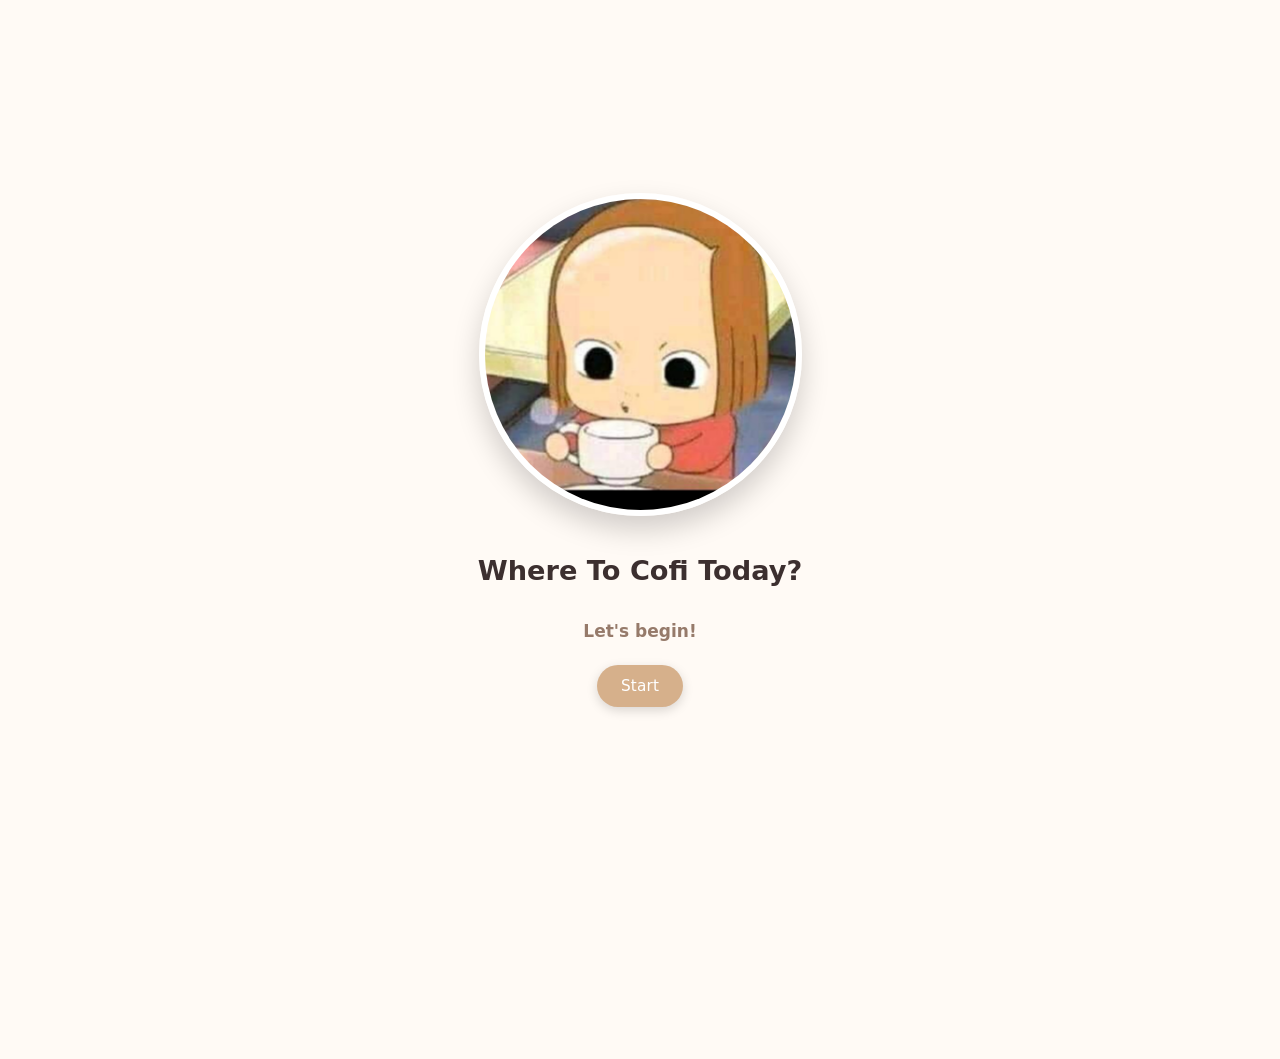
<file: frontend/index.html>
<!DOCTYPE html>
<html lang="ro">
<head>
  <meta charset="UTF-8" />
  <meta name="viewport" content="width=device-width, initial-scale=1" />
  <title>WhereToCofi · Discover cofi spots</title>
  <link rel="stylesheet" href="css/styles.css" />
  <script src="config/config.js" defer></script>
  <script defer src="js/api.js"></script>
  <script defer src="js/main.js"></script>
</head>
<body class="start-page">
  <div class="start-container">
    <img src="assets/cofigurl.jpg" alt="Cofi logo" class="cofi-image" />
    <h1>Where To Cofi Today?</h1>
    <p class="subtitle">Let's begin!</p>
    <a href="frame1.html" class="start-button">Start</a>
  </div>
</body>
</html>
</file>
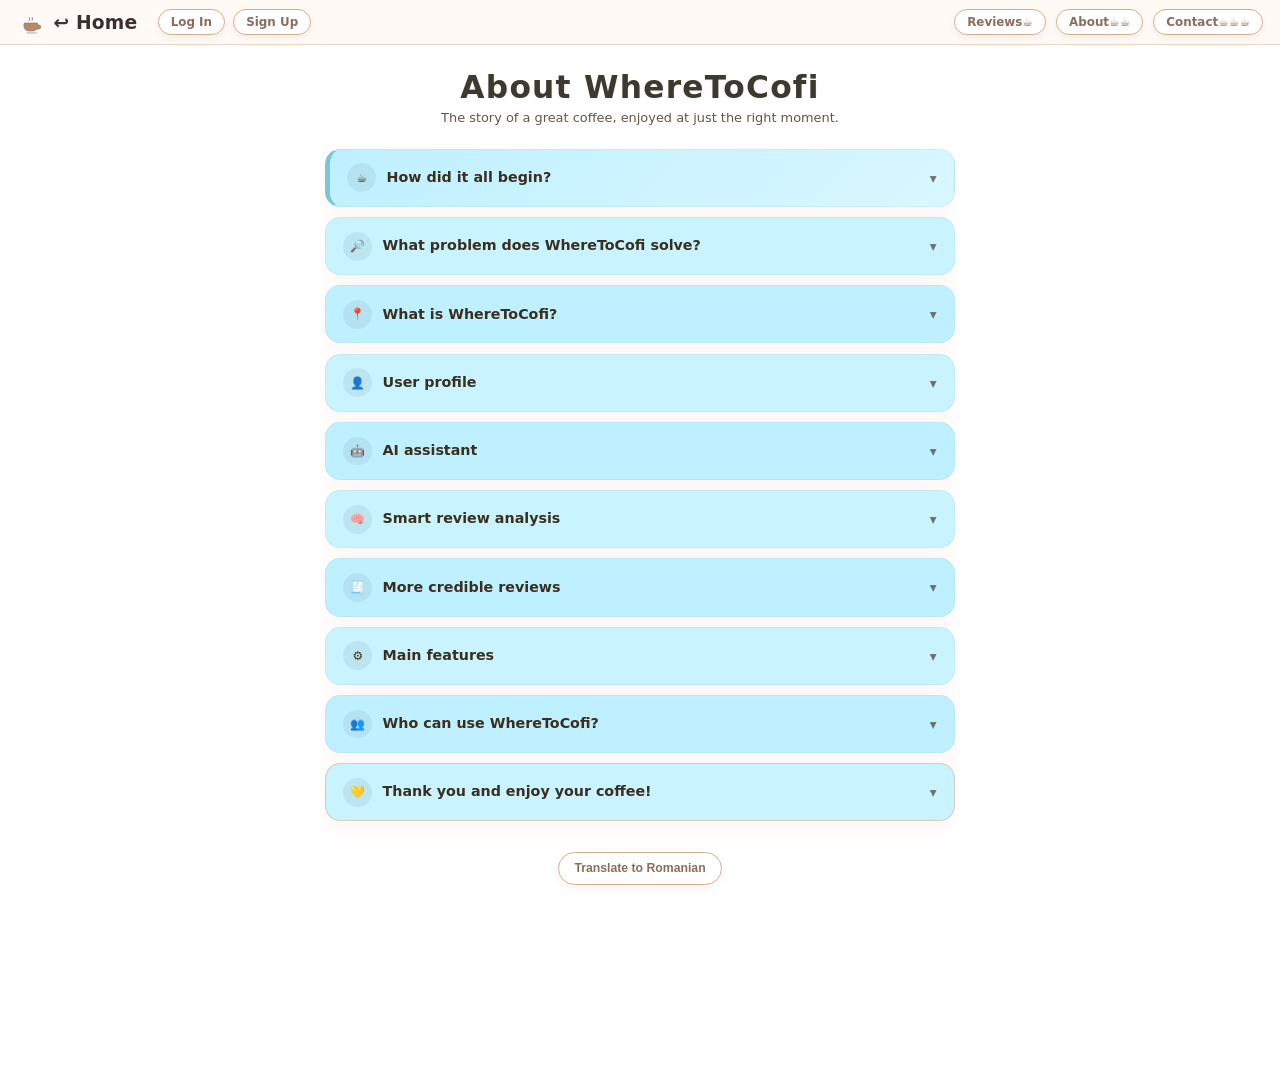
<file: frontend/about.html>
<!DOCTYPE html>
<html lang="ro">

<head>
  <meta charset="UTF-8" />
  <meta name="viewport" content="width=device-width, initial-scale=1" />
  <title>WhereToCofi · About</title>
  <link rel="stylesheet" href="css/styles.css" />

  <script defer src="config/config.js"></script>
  <script defer src="js/storage.js"></script>
  <script defer src="js/toast.js"></script>
  <script defer src="js/api.js"></script>

  <script defer src="js/ui.auth.js"></script>
  <script defer src="js/ui.menu.js"></script>

  <script defer src="js/admin.dialog.js"></script>
  <script defer src="js/admin.users.js"></script>
  <script defer src="js/admin.cafes.js"></script>

  <script defer src="js/main.js"></script>
  <script defer src="about.js"></script>
</head>

<body class="js-loading">
  <header class="topbar" role="banner">
    <div class="topbar-left">
      <a href="frame1.html" class="brand-inline" aria-label="WhereToCofi Home">
        <svg class="coffee-icon" viewBox="0 0 24 24" aria-hidden="true">
          <path d="M17 8H5a1 1 0 0 0-1 1v2a5 5 0 0 0 5 5h4a5 5 0 0 0 5-5V9a1 1 0 0 0-1-1Z" />
          <path d="M17 10h2a2 2 0 1 1 0 4h-2M7 18h10M9 6c0-1 .8-1.2.8-2S9 2 9 2m3 4c0-1 .8-1.2.8-2S12 2 12 2" />
        </svg>
        <span class="brand-small">↩ Home</span>
      </a>

      <div class="auth-inline">
        <a href="#" id="btnMyCafecitos" class="chip" style="display:none;">My Cafecitos☕</a>

        <div class="admin-panel-wrapper">
          <button id="btnAdminPanel" class="chip" style="display:none;">Admin panel ▾</button>
          <div id="adminPanelMenu" class="admin-panel-menu">
            <button type="button" class="admin-panel-item" data-action="admin-create">Create users</button>
            <button type="button" class="admin-panel-item" data-action="admin-edit">Edit users</button>
            <button type="button" class="admin-panel-item" data-action="admin-delete">Delete users</button>

            <div class="admin-panel-separator"></div>

            <button type="button" class="admin-panel-item" data-action="admin-create-cafe">Create cafes</button>
            <button type="button" class="admin-panel-item" data-action="admin-edit-cafe">Edit cafes</button>
            <button type="button" class="admin-panel-item" data-action="admin-delete-cafe">Delete cafes</button>
          </div>
        </div>

        <a href="#" id="btnLogin" class="chip">Log In</a>
        <a href="#" id="btnSignup" class="chip">Sign Up</a>
      </div>
    </div>

    <div class="topbar-center">
      <span id="helloUser" class="hello-center"></span>
    </div>

    <nav class="topbar-right desktop-nav" id="desktopNav" aria-label="Main">
      <a href="reviews.html" class="chip">Reviews☕</a>
      <a href="about.html" class="chip is-active">About☕☕</a>
      <a href="contact.html" class="chip">Contact☕☕☕</a>
    </nav>

    <button class="menu-toggle dots-vertical" id="menuToggle" aria-label="Menu" aria-expanded="false" aria-controls="mnav">
      <span></span>
    </button>
    <nav class="mobile-menu" role="menu" id="mnav"></nav>
  </header>

  <main class="app about-page">
    <section class="page-section">
      <h1 class="page-title">About WhereToCofi</h1>
      <p class="page-subtitle">The story of a great coffee, enjoyed at just the right moment.</p>

      <div class="about-cards">
        <details class="about-slide about-slide--hero">
          <summary class="about-slide__head">
            <span class="about-slide__icon">☕</span>
            <span class="about-slide__title" data-about-translate>How did it all begin?</span>
            <span class="about-slide__chev">▾</span>
          </summary>
          <div class="about-slide__body">
            <div class="about-slide__content">
              <p data-about-translate>
                In 2020, together with my father, I discovered a small coffee island in IOR Park, a coffee stand called Ceaicoffski. It was not just a place where you buy coffee to go, but a place where you are greeted with a smile, asked about your day, and made to feel that people truly put soul into what they do.
              </p>
              <p data-about-translate>
                Since then, we have been going there for about five years. I noticed how the taste of coffee can change depending on the weather or temperature, how constant the quality remains, and how many people gather in front of a simple coffee stand, whether it rains or snows.
              </p>
              <p data-about-translate>
                This is where the question started: how could I find places like this wherever I go?
              </p>
            </div>
          </div>
        </details>

        <details class="about-slide">
          <summary class="about-slide__head">
            <span class="about-slide__icon">🔎</span>
            <span class="about-slide__title" data-about-translate>What problem does WhereToCofi solve?</span>
            <span class="about-slide__chev">▾</span>
          </summary>
          <div class="about-slide__body">
            <div class="about-slide__content">
              <p data-about-translate>
                I realized that I really enjoy discovering new cafés, whether in Bucharest, around the country, or abroad. However, there was no application dedicated only to specialty cafés and good places for working or studying.
              </p>
              <p data-about-translate>Until now, the typical sources were:</p>
              <ul>
                <li data-about-translate>Instagram – beautiful photos, but difficult to filter by real needs;</li>
                <li data-about-translate>Tripadvisor – general information, not focused on cafés and atmosphere;</li>
                <li data-about-translate>TikTok – fast content, but difficult to organize and find again later.</li>
              </ul>
              <p data-about-translate>
                When I wanted to go somewhere to study or work, I usually chose cafés near my university or places I randomly discovered while walking. I saved notes on my phone like “come back here”, but the list became chaotic, without clear details about noise level, coffee quality, menu, or whether the place was suitable for group projects.
              </p>
            </div>
          </div>
        </details>

        <details class="about-slide">
          <summary class="about-slide__head">
            <span class="about-slide__icon">📍</span>
            <span class="about-slide__title" data-about-translate>What is WhereToCofi?</span>
            <span class="about-slide__chev">▾</span>
          </summary>
          <div class="about-slide__body">
            <div class="about-slide__content">
              <p data-about-translate>
                WhereToCofi is a project born from a real need: a place where you can find cafés that truly fit you, not just what is nearby or what has nice photos.
              </p>
              <p data-about-translate>The purpose of the application is to help you search and filter cafés based on:</p>
              <ul>
                <li data-about-translate>the vibe of the place – cozy, vibrant, quiet, suitable for studying, and more;</li>
                <li data-about-translate>facilities – Wi-Fi, power outlets, laptop-friendly space, or group seating;</li>
                <li data-about-translate>type of coffee – origin, roastery, beans, espresso-based drinks, and more;</li>
                <li data-about-translate>menu – food options, plant-based alternatives, desserts, and other products;</li>
                <li data-about-translate>real reviews – from people who have already been there and shared their honest experience.</li>
              </ul>
            </div>
          </div>
        </details>

        <details class="about-slide">
          <summary class="about-slide__head">
            <span class="about-slide__icon">👤</span>
            <span class="about-slide__title" data-about-translate>User profile</span>
            <span class="about-slide__chev">▾</span>
          </summary>
          <div class="about-slide__body">
            <div class="about-slide__content">
              <p data-about-translate>
                Authenticated users have access to a personal profile where they can see their activity inside the application. The profile turns reviews into a clearer image of personal preferences.
              </p>
              <ul>
                <li data-about-translate>account information – name, email, and role;</li>
                <li data-about-translate>personal statistics – number of reviews, cafés visited, average rating, and favorites;</li>
                <li data-about-translate>review sentiment – positive, neutral, or negative;</li>
                <li data-about-translate>favorite purchased products – a top list based on submitted reviews;</li>
                <li data-about-translate>activity history – reviews can be searched and sorted.</li>
              </ul>
            </div>
          </div>
        </details>

        <details class="about-slide">
          <summary class="about-slide__head">
            <span class="about-slide__icon">🤖</span>
            <span class="about-slide__title" data-about-translate>AI assistant</span>
            <span class="about-slide__chev">▾</span>
          </summary>
          <div class="about-slide__body">
            <div class="about-slide__content">
              <p data-about-translate>
                WhereToCofi includes an AI assistant that helps users receive faster and more relevant recommendations. It uses information about cafés, drinks, preferences, and coffee knowledge.
              </p>
              <ul>
                <li data-about-translate>it can recommend cafés depending on the need: work, studying, relaxation, or specialty coffee;</li>
                <li data-about-translate>it can explain differences between drinks such as espresso, cappuccino, flat white, or V60;</li>
                <li data-about-translate>it can suggest drinks based on taste, intensity, weather, or time of day;</li>
                <li data-about-translate>it understands natural questions, not only fixed filters.</li>
              </ul>
            </div>
          </div>
        </details>

        <details class="about-slide">
          <summary class="about-slide__head">
            <span class="about-slide__icon">🧠</span>
            <span class="about-slide__title" data-about-translate>Smart review analysis</span>
            <span class="about-slide__chev">▾</span>
          </summary>
          <div class="about-slide__body">
            <div class="about-slide__content">
              <p data-about-translate>
                The application does not only display reviews. WhereToCofi uses text processing to extract useful information from user feedback.
              </p>
              <ul>
                <li data-about-translate>language normalization – reviews can be translated and stored in Romanian;</li>
                <li data-about-translate>sentiment analysis – reviews are classified as positive, neutral, or negative;</li>
                <li data-about-translate>sentiment score – calculated based on the text of the review;</li>
                <li data-about-translate>top ordered products – extracted from the products entered by users;</li>
                <li data-about-translate>top cafés – calculated using ratings and the number of reviews.</li>
              </ul>
              <p data-about-translate>
                This gives the application an NLP and ML-assisted component, because the text written by users is automatically analyzed in order to generate useful conclusions.
              </p>
            </div>
          </div>
        </details>

        <details class="about-slide">
          <summary class="about-slide__head">
            <span class="about-slide__icon">🧾</span>
            <span class="about-slide__title" data-about-translate>More credible reviews</span>
            <span class="about-slide__chev">▾</span>
          </summary>
          <div class="about-slide__body">
            <div class="about-slide__content">
              <p data-about-translate>
                To make reviews more relevant, users must add visit-related information, such as the receipt number and the products they purchased.
              </p>
              <ul>
                <li data-about-translate>a review is connected to a specific café;</li>
                <li data-about-translate>purchased products are saved for analysis;</li>
                <li data-about-translate>the same receipt cannot be used more than once for the same café;</li>
                <li data-about-translate>reviews become more useful for other users.</li>
              </ul>
            </div>
          </div>
        </details>

        <details class="about-slide">
          <summary class="about-slide__head">
            <span class="about-slide__icon">⚙️</span>
            <span class="about-slide__title" data-about-translate>Main features</span>
            <span class="about-slide__chev">▾</span>
          </summary>
          <div class="about-slide__body">
            <div class="about-slide__content">
              <ul>
                <li data-about-translate>user account, registration, login, and profile management;</li>
                <li data-about-translate>personalized profile with statistics and activity history;</li>
                <li data-about-translate>list of cafés with details, descriptions, menu, program, and location;</li>
                <li data-about-translate>review and rating system;</li>
                <li data-about-translate>receipt-based review verification;</li>
                <li data-about-translate>My Cafecitos, a list of favorite cafés;</li>
                <li data-about-translate>top-rated cafés and top ordered drinks;</li>
                <li data-about-translate>sentiment analysis for reviews;</li>
                <li data-about-translate>translation and language normalization for reviews;</li>
                <li data-about-translate>AI assistant for recommendations and coffee information;</li>
                <li data-about-translate>admin panel for managing users and cafés.</li>
              </ul>
            </div>
          </div>
        </details>

        <details class="about-slide">
          <summary class="about-slide__head">
            <span class="about-slide__icon">👥</span>
            <span class="about-slide__title" data-about-translate>Who can use WhereToCofi?</span>
            <span class="about-slide__chev">▾</span>
          </summary>
          <div class="about-slide__body">
            <div class="about-slide__content">
              <ul>
                <li data-about-translate>students looking for a quiet place to study or write projects;</li>
                <li data-about-translate>people who work remotely and want alternatives to the office;</li>
                <li data-about-translate>anyone who loves good coffee and wants to discover new places;</li>
                <li data-about-translate>cafés that want to become more visible to the right audience.</li>
              </ul>
              <p data-about-translate>
                If you are looking for a place with soul, where you can drink good coffee, work, or simply enjoy a conversation, WhereToCofi aims to help you find it more easily.
              </p>
            </div>
          </div>
        </details>

        <details class="about-slide about-slide--thanks">
          <summary class="about-slide__head">
            <span class="about-slide__icon">💛</span>
            <span class="about-slide__title" data-about-translate>Thank you and enjoy your coffee!</span>
            <span class="about-slide__chev">▾</span>
          </summary>
          <div class="about-slide__body">
            <div class="about-slide__content">
              <p data-about-translate>
                Thank you for using WhereToCofi and supporting the idea behind the application. Every review or piece of feedback helps the community grow and makes the next great coffee easier for someone to find.
              </p>
            </div>
          </div>
        </details>
        <div class="about-actions-bottom">
          <button id="aboutTranslateBtn" class="chip about-translate-btn">
            Translate to Romanian
          </button>
        </div>

      </div>
    </section>
  </main>

  <a href="index.html" id="btnLogout" class="chip logout-desktop" style="display:none;">Log Out ⏻</a>

</body>

</html>
</file>
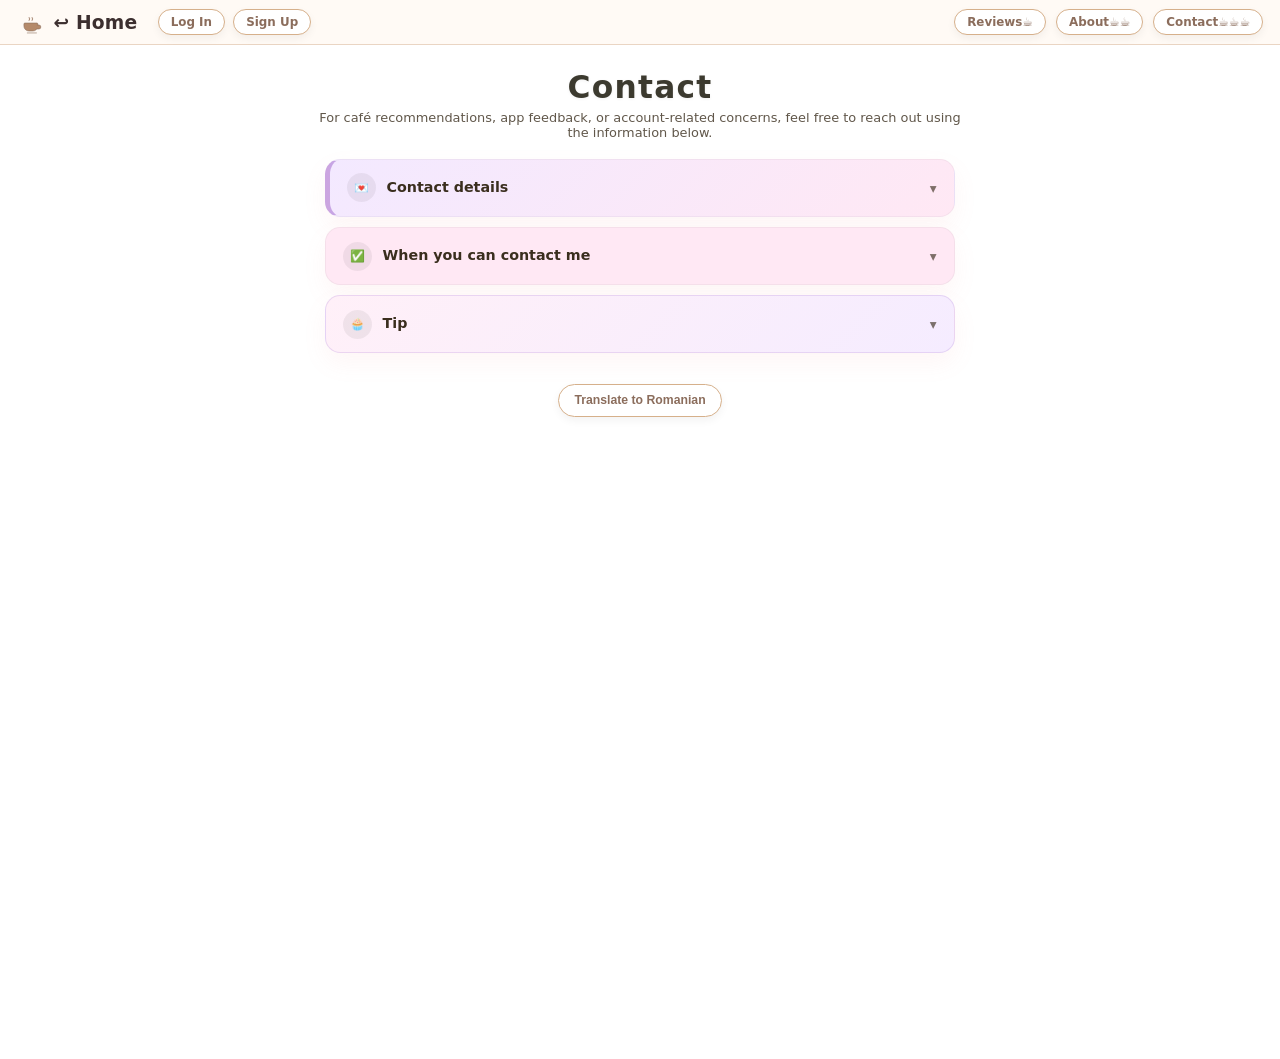
<file: frontend/contact.html>
<!DOCTYPE html>
<html lang="ro">

<head>
  <meta charset="UTF-8" />
  <meta name="viewport" content="width=device-width, initial-scale=1" />
  <title>WhereToCofi · Contact</title>
  <link rel="stylesheet" href="css/styles.css" />

  <script defer src="config/config.js"></script>
  <script defer src="js/storage.js"></script>
  <script defer src="js/toast.js"></script>
  <script defer src="js/api.js"></script>

  <script defer src="js/ui.auth.js"></script>
  <script defer src="js/ui.menu.js"></script>

  <script defer src="js/admin.dialog.js"></script>
  <script defer src="js/admin.users.js"></script>
  <script defer src="js/admin.cafes.js"></script>

  <script defer src="js/main.js"></script>
  <script defer src="contact.js"></script>
</head>

<body class="js-loading">
  <header class="topbar" role="banner">
    <div class="topbar-left">
      <a href="frame1.html" class="brand-inline" aria-label="WhereToCofi Home">
        <svg class="coffee-icon" viewBox="0 0 24 24" aria-hidden="true">
          <path d="M17 8H5a1 1 0 0 0-1 1v2a5 5 0 0 0 5 5h4a5 5 0 0 0 5-5V9a1 1 0 0 0-1-1Z" />
          <path d="M17 10h2a2 2 0 1 1 0 4h-2M7 18h10M9 6c0-1 .8-1.2.8-2S9 2 9 2m3 4c0-1 .8-1.2.8-2S12 2 12 2" />
        </svg>
        <span class="brand-small">↩ Home</span>
      </a>

      <div class="auth-inline">
        <a href="#" id="btnMyCafecitos" class="chip" style="display:none;">My Cafecitos☕</a>

        <div class="admin-panel-wrapper">
          <button id="btnAdminPanel" class="chip" style="display:none;">Admin panel ▾</button>
          <div id="adminPanelMenu" class="admin-panel-menu">
            <button type="button" class="admin-panel-item" data-action="admin-create">Create users</button>
            <button type="button" class="admin-panel-item" data-action="admin-edit">Edit users</button>
            <button type="button" class="admin-panel-item" data-action="admin-delete">Delete users</button>

            <div class="admin-panel-separator"></div>

            <button type="button" class="admin-panel-item" data-action="admin-create-cafe">Create cafes</button>
            <button type="button" class="admin-panel-item" data-action="admin-edit-cafe">Edit cafes</button>
            <button type="button" class="admin-panel-item" data-action="admin-delete-cafe">Delete cafes</button>
          </div>
        </div>

        <a href="#" id="btnLogin" class="chip">Log In</a>
        <a href="#" id="btnSignup" class="chip">Sign Up</a>
      </div>
    </div>

    <div class="topbar-center">
      <span id="helloUser" class="hello-center"></span>
    </div>

    <nav class="topbar-right desktop-nav" id="desktopNav" aria-label="Main">
      <a href="reviews.html" class="chip">Reviews☕</a>
      <a href="about.html" class="chip">About☕☕</a>
      <a href="contact.html" class="chip is-active">Contact☕☕☕</a>
    </nav>

    <button class="menu-toggle dots-vertical" id="menuToggle" aria-label="Menu" aria-expanded="false" aria-controls="mnav">
      <span></span>
    </button>
    <nav class="mobile-menu" role="menu" id="mnav"></nav>
  </header>

  <main class="app contact-page">
    <section class="page-section">
      <h1 class="page-title">Contact</h1>
      <p class="page-subtitle">
        For café recommendations, app feedback, or account-related concerns, feel free to reach out using the information below.
      </p>

      <div class="contact-cards">

        <details class="contact-slide contact-slide--hero">
          <summary class="contact-slide__head">
            <span class="contact-slide__icon">💌</span>
            <span class="contact-slide__title" data-contact-translate>Contact details</span>
            <span class="contact-slide__chev">▾</span>
          </summary>

          <div class="contact-slide__body">
            <div class="contact-slide__content">
              <ul class="contact-kv">
                <li><strong>Instagram:</strong> <a class="contact-link">@ros_kiss</a></li>
                <li><strong>Phone:</strong> <a class="contact-link">+40 721 233 362</a></li>
                <li><strong>Email:</strong> <a class="contact-link" href="mailto:alexandra.rosca1907@gmail.com">alexandra.rosca1907@gmail.com</a></li>
              </ul>
              <p class="contact-note" data-contact-translate>
                I reply as quickly as I can. If it is a bug, a screenshot and a short explanation of what you did before it appeared helps a lot.
              </p>
            </div>
          </div>
        </details>

        <details class="contact-slide">
          <summary class="contact-slide__head">
            <span class="contact-slide__icon">✅</span>
            <span class="contact-slide__title" data-contact-translate>When you can contact me</span>
            <span class="contact-slide__chev">▾</span>
          </summary>

          <div class="contact-slide__body">
            <div class="contact-slide__content">
              <ul>
                <li data-contact-translate>you have a café recommendation that deserves to be added to WhereToCofi;</li>
                <li data-contact-translate>you found a problem in the application, such as a bug, an error, or something displayed incorrectly;</li>
                <li data-contact-translate>you have difficulties with authentication or with your account;</li>
                <li data-contact-translate>you want to share feedback about how the application can be improved;</li>
                <li data-contact-translate>you represent a café and want it to appear in the application.</li>
              </ul>
            </div>
          </div>
        </details>

        <details class="contact-slide contact-slide--thanks">
          <summary class="contact-slide__head">
            <span class="contact-slide__icon">🧁</span>
            <span class="contact-slide__title" data-contact-translate>Tip</span>
            <span class="contact-slide__chev">▾</span>
          </summary>

          <div class="contact-slide__body">
            <div class="contact-slide__content">
              <p data-contact-translate>
                If you write to me about a new café, include the city, a link such as Google Maps or Instagram, and one or two sentences about the place. Thank you!
              </p>
            </div>
          </div>
        </details>

        <div class="about-actions-bottom">
          <button id="contactTranslateBtn" class="chip about-translate-btn">
            Translate to Romanian
          </button>
        </div>

      </div>
    </section>
  </main>

  <a href="index.html" id="btnLogout" class="chip logout-desktop" style="display:none;">Log Out ⏻</a>
</body>

</html>
</file>
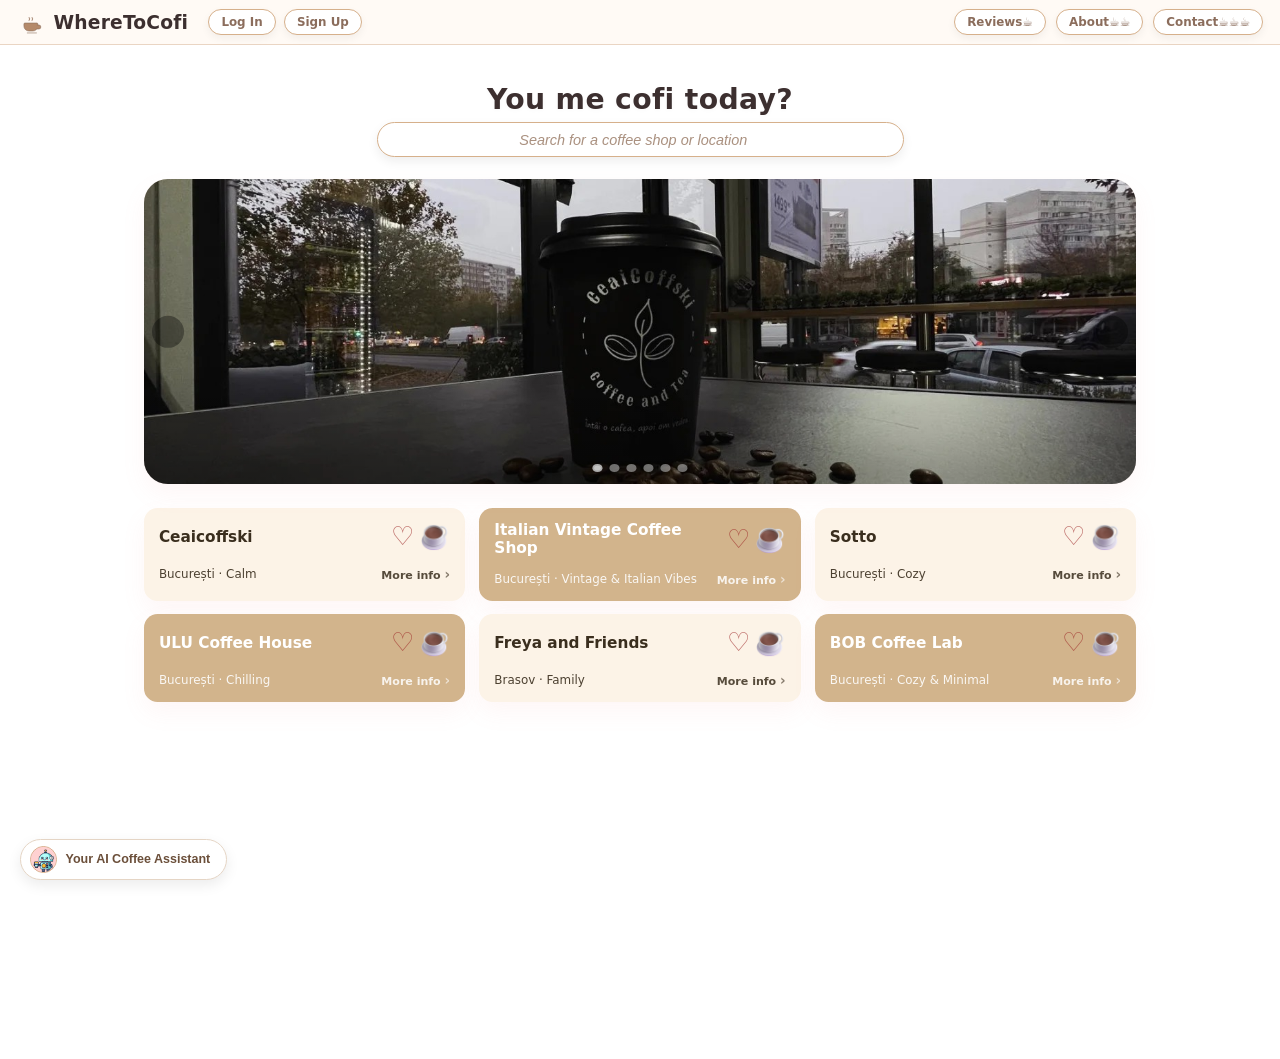
<file: frontend/frame1.html>
<!DOCTYPE html>
<html lang="ro">

<head>
  <meta charset="UTF-8" />
  <meta name="viewport" content="width=device-width, initial-scale=1" />
  <title>WhereToCofi · All cafecitos</title>
  <link rel="stylesheet" href="css/styles.css?v=5" />
  <script defer src="config/config.js"></script>

  <script defer src="js/storage.js"></script>
  <script defer src="js/toast.js"></script>
  <script defer src="js/api.js"></script>

  <script defer src="js/ui.auth.js"></script>
  <script defer src="js/ui.menu.js"></script>

  <script defer src="js/admin.dialog.js"></script>
  <script defer src="js/admin.users.js"></script>
  <script defer src="js/admin.cafes.js"></script>

  <script defer src="js/features.search.js"></script>
  <script defer src="js/features.slider.js"></script>
  <script defer src="js/features.favorites.js"></script>

  <script defer src="js/main.js"></script>
  <script defer src="js/ai-popup.js?v=4"></script>

</head>

<body class="js-loading">
  <header class="topbar" role="banner">
    <!-- STÂNGA: brand + acțiuni context -->
    <div class="topbar-left">
      <a href="index.html" class="brand-inline" aria-label="WhereToCofi Home">
        <svg class="coffee-icon" viewBox="0 0 24 24" aria-hidden="true">
          <path d="M17 8H5a1 1 0 0 0-1 1v2a5 5 0 0 0 5 5h4a5 5 0 0 0 5-5V9a1 1 0 0 0-1-1Z" />
          <path d="M17 10h2a2 2 0 1 1 0 4h-2M7 18h10M9 6c0-1 .8-1.2.8-2S9 2 9 2m3 4c0-1 .8-1.2.8-2S12 2 12 2" />
        </svg>
        <span class="brand-small">WhereToCofi</span>
      </a>

      <!-- stânga desktop: My Cafecitos + Admin panel + login/signup -->
      <div class="auth-inline">
        <a href="#" id="btnMyCafecitos" class="chip" style="display:none;">My Cafecitos☕</a>
        <a href="profile.html" id="btnProfile" class="chip" style="display:none;">My Profile👤</a>


        <div class="admin-panel-wrapper">
          <button id="btnAdminPanel" class="chip" style="display:none;">Admin panel ▾</button>
          <div id="adminPanelMenu" class="admin-panel-menu">
            <!-- USERS -->
            <button type="button" class="admin-panel-item" data-action="admin-create">Create users</button>
            <button type="button" class="admin-panel-item" data-action="admin-edit">Edit users</button>
            <button type="button" class="admin-panel-item" data-action="admin-delete">Delete users</button>

            <div class="admin-panel-separator"></div>

            <!-- CAFES -->
            <button type="button" class="admin-panel-item" data-action="admin-create-cafe">Create cafes</button>
            <button type="button" class="admin-panel-item" data-action="admin-edit-cafe">Edit cafes</button>
            <button type="button" class="admin-panel-item" data-action="admin-delete-cafe">Delete cafes</button>
          </div>
        </div>

        <a href="#" id="btnLogin" class="chip">Log In</a>
        <a href="#" id="btnSignup" class="chip">Sign Up</a>
      </div>
    </div> <!-- <<=== AICI se închide topbar-left -->

    <!-- CENTRU: salutul -->
    <div class="topbar-center">
      <span id="helloUser" class="hello-center"></span>
    </div>

    <!-- DREAPTA: Reviews / About / Contact (guest pe desktop) -->
    <nav class="topbar-right desktop-nav" id="desktopNav" aria-label="Main">
      <a href="reviews.html" class="chip">Reviews☕</a>
      <a href="about.html" class="chip">About☕☕</a>
      <a href="contact.html" class="chip">Contact☕☕☕</a>
    </nav>

    <!-- Mobil: buton ⋮ + meniu derulant -->
    <button class="menu-toggle dots-vertical" id="menuToggle" aria-label="Menu" aria-expanded="false"
      aria-controls="mnav">
      <span></span>
    </button>
    <nav class="mobile-menu" role="menu" id="mnav"></nav>
  </header>

  <main class="app" id="app">
    <h1 class="brand">You me cofi today?</h1>

    <div class="search-bar">
      <input id="search" class="search-input" type="search" placeholder="Search for a coffee shop or location" />
    </div>

    <section class="hero" aria-label="Featured">
      <div class="slider" id="heroSlider" aria-roledescription="carousel">
        <div class="slides">
          <div class="slide is-active">
            <img src="assets/ceaicoffski6.jpg" alt="Ceaicoffski poza1 locatie ParkLake">
          </div>
          <div class="slide">
            <img src="assets/The-Italian-Vintage-Shop.jpg" alt="Italian Vintage poza1 interior">
          </div>
          <div class="slide">
            <img src="assets/unnamed.webp" alt="Sotto poza1 aparat de cafea">
          </div>
          <div class="slide">
            <img src="assets/ulu-coffee-house-1.jpeg" alt="Ulu poza1 outside">
          </div>
          <div class="slide">
            <img src="assets/freya1.jpg" alt="Freya1">
          </div>
          <div class="slide">
            <img src="assets/BOB_03-1200x801.jpeg" alt="Bob1">
          </div>
        </div>

        <button class="nav prev" aria-label="Previous Slide"></button>
        <button class="nav next" aria-label="Next Slide"></button>

        <ul class="dots" id="heroDots" aria-label="Choose slide"></ul>
      </div>
    </section>

    <section class="cards" id="cards">
      <a class="card" href="cafe.html?id=ceaicoffski" data-slug="ceaicoffski" data-name="Ceaicoffski"
        data-area="Bucharest" data-tags="specialty, cozy">

        <div class="card-header">
          <div class="title">Ceaicoffski</div>
          <button class="fav-btn" type="button" aria-label="Save to My Cafecitos">
            <span class="heart">♡</span>
            <img src="assets/hot-beverage_3d.png" class="coffee-3d" alt="">
          </button>
        </div>

        <div class="row">
          <div class="meta">București · Calm</div>
          <div class="more">More info <span class="arrow">›</span></div>
        </div>
      </a>

      <a class="card" href="cafe.html?id=ivcs" data-slug="ivcs" data-name="Italian Vintage Coffee Shop"
        data-area="Bucharest" data-tags="italian">

        <div class="card-header">
          <div class="title">Italian Vintage Coffee Shop</div>
          <button class="fav-btn" type="button" aria-label="Save to My Cafecitos">
            <span class="heart">♡</span>
            <img src="assets/hot-beverage_3d.png" class="coffee-3d" alt="">
          </button>
        </div>

        <div class="row">
          <div class="meta">București · Vintage & Italian Vibes</div>
          <div class="more">More info <span class="arrow">›</span></div>
        </div>
      </a>

      <a class="card" href="cafe.html?id=sotto" data-slug="sotto" data-name="Sotto" data-area="Bucharest"
        data-tags="minimal">

        <div class="card-header">
          <div class="title">Sotto</div>
          <button class="fav-btn" type="button" aria-label="Save to My Cafecitos">
            <span class="heart">♡</span>
            <img src="assets/hot-beverage_3d.png" class="coffee-3d" alt="">
          </button>
        </div>

        <div class="row">
          <div class="meta">București · Cozy</div>
          <div class="more">More info <span class="arrow">›</span></div>
        </div>
      </a>

      <a class="card" href="cafe.html?id=ulu" data-slug="ulu" data-name="ULU Coffee Shop" data-area="Bucharest"
        data-tags="Chilling">

        <div class="card-header">
          <div class="title">ULU Coffee House</div>
          <button class="fav-btn" type="button" aria-label="Save to My Cafecitos">
            <span class="heart">♡</span>
            <img src="assets/hot-beverage_3d.png" class="coffee-3d" alt="">
          </button>
        </div>

        <div class="row">
          <div class="meta">București · Chilling</div>
          <div class="more">More info <span class="arrow">›</span></div>
        </div>
      </a>

      <a class="card" href="cafe.html?id=freya-and-friends" data-slug="freya-and-friends" data-name="Freya and Friends"
        data-area="Brasov" data-tags="family">

        <div class="card-header">
          <div class="title">Freya and Friends</div>
          <button class="fav-btn" type="button" aria-label="Save to My Cafecitos">
            <span class="heart">♡</span>
            <img src="assets/hot-beverage_3d.png" class="coffee-3d" alt="">
          </button>
        </div>

        <div class="row">
          <div class="meta">Brasov · Family</div>
          <div class="more">More info <span class="arrow">›</span></div>
        </div>
      </a>

      <a class="card" href="cafe.html?id=bob-coffee-lab" data-slug="bob-coffee-lab" data-name="BOB Coffee Lab"
        data-area="București" data-tags="minimal">

        <div class="card-header">
          <div class="title">BOB Coffee Lab</div>
          <button class="fav-btn" type="button" aria-label="Save to My Cafecitos">
            <span class="heart">♡</span>
            <img src="assets/hot-beverage_3d.png" class="coffee-3d" alt="">
          </button>
        </div>

        <div class="row">
          <div class="meta">București · Cozy & Minimal</div>
          <div class="more">More info <span class="arrow">›</span></div>
        </div>
      </a>

    </section>
  </main>
  
  <a href="index.html" id="btnLogout" class="chip logout-desktop" style="display:none;">Log Out ⏻</a>

  <button id="btnAI" class="chip ai-floating ai-mobile-orb" type="button" style="display:none;" aria-label="Open AI coffee assistant">
    <span class="ai-orb-icon" aria-hidden="true">
      <img src="assets/ai-robot-coffee.png" alt="" class="ai-robot-img">
    </span>

    <span class="ai-orb-label">Your AI Coffee Assistant</span>
    <span class="ai-orb-bubble" aria-hidden="true">Your AI coffee assistant</span>
  </button>

  <div id="aiPopup" class="ai-popup" hidden>
    <div class="ai-popup-backdrop" id="aiPopupBackdrop"></div>

    <section class="ai-popup-card" role="dialog" aria-modal="true" aria-labelledby="aiPopupTitle">
      <button id="aiPopupClose" class="ai-popup-close" type="button" aria-label="Close assistant">&times;</button>

      <div class="ai-popup-head">
        <img src="assets/ai-robot-coffee.png" alt="" class="ai-popup-avatar" aria-hidden="true">
        <div class="ai-popup-title-wrap">
          <h2 id="aiPopupTitle">AI Coffee Assistant</h2>
          <p><span class="ai-status-dot" aria-hidden="true"></span>Ready to help with coffee and cafe choices</p>
        </div>
      </div>

      <div id="aiChatMessages" class="ai-chat-messages">
        <div class="ai-message ai-message-bot">
          <strong>Hello!</strong><br>
          Tell me what you feel like drinking and I will find a fitting option.
        </div>
        <div class="ai-quick-prompts" aria-label="Suggested questions">
          <button type="button" data-ai-question="Where can I find a good cappuccino?">Good cappuccino</button>
          <button type="button" data-ai-question="Which cafes have matcha?">Cafes with matcha</button>
          <button type="button" data-ai-question="What should I drink in the evening?">Evening coffee</button>
        </div>
      </div>

      <form id="aiChatForm" class="ai-chat-form">
        <input
          id="aiChatInput"
          type="text"
          placeholder="Ask about coffee or cafes..."
          autocomplete="off"
          aria-label="Question for the coffee assistant"
        />
        <button type="submit" aria-label="Send question">Ask</button>
      </form>
    </section>
  </div>
</body>

</html>
</file>
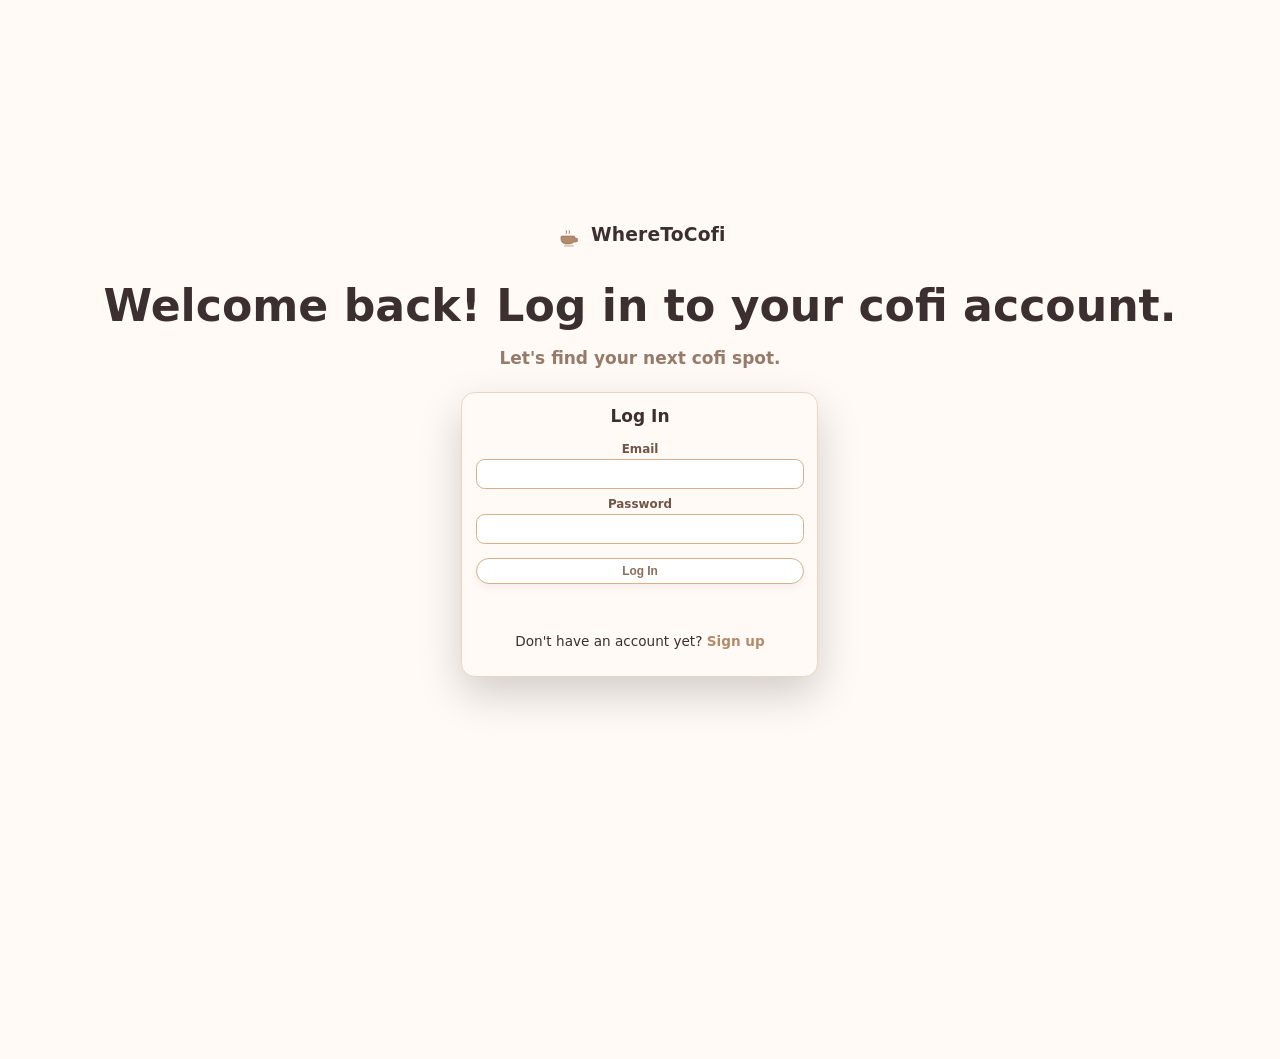
<file: frontend/login.html>
<!DOCTYPE html>
<html lang="ro">

<head>
    <meta charset="UTF-8" />
    <meta name="viewport" content="width=device-width, initial-scale=1" />
    <title>WhereToCofi · Log In</title>
    <link rel="stylesheet" href="css/styles.css" />
    <script defer src="config/config.js"></script>
    <script defer src="js/storage.js"></script>
    <script defer src="js/toast.js"></script>
    <script defer src="js/api.js"></script>

    <!-- dacă vrei meniul ⋮ și randare auth identică peste tot -->
    <script defer src="js/ui.auth.js"></script>
    <script defer src="js/ui.menu.js"></script>
    <script defer src="auth.js?v=3"></script>
    <script defer src="js/main.js"></script>
</head>

<body class="start-page">
    <div class="start-container">
        <!-- logo mic si brand-->
        <a href="frame1.html" class="brand-inline" style="text-decoration: none; margin-bottom: 8px;">
            <svg class="coffee-icon" viewBox="0 0 24 24" aria-hidden="true">
                <path d="M17 8H5a1 1 0 0 0-1 1v2a5 5 0 0 0 5 5h4a5 5 0 0 0 5-5V9a1 1 0 0 0-1-1Z" />
                <path d="M17 10h2a2 2 0 1 1 0 4h-2M7 18h10M9 6c0-1 .8-1.2.8-2S9 2 9 2m3 4c0-1 .8-1.2.8-2S12 2 12 2" />
            </svg>
            <span class="brand-small">WhereToCofi</span>
        </a>

        <h1 class="start-title">Welcome back! Log in to your cofi account.</h1>
        <p class="subtitle">Let's find your next cofi spot.</p>

        <div class="admin-dialog auth-form">
            <form id="loginForm" class="auth-form-body">
                <h2 class="auth-title">Log In</h2>
                <label class="auth-field">
                    <span>Email</span>
                    <input type="email" id="login_email" required />
                </label>

                <label class="auth-field">
                    <span>Password</span>
                    <input type="password" id="login_password" minlength="6" required />
                </label>

                <button type="submit" class="chip auth-submit">Log In</button>
                <p id="login_msg" class="auth-msg"></p>
                <p class="auth-switch">
                    Don't have an account yet?
                    <a href="signup.html">Sign up</a>
                </p>
            </form>
        </div>
    </div>
</body>

</html>
</file>
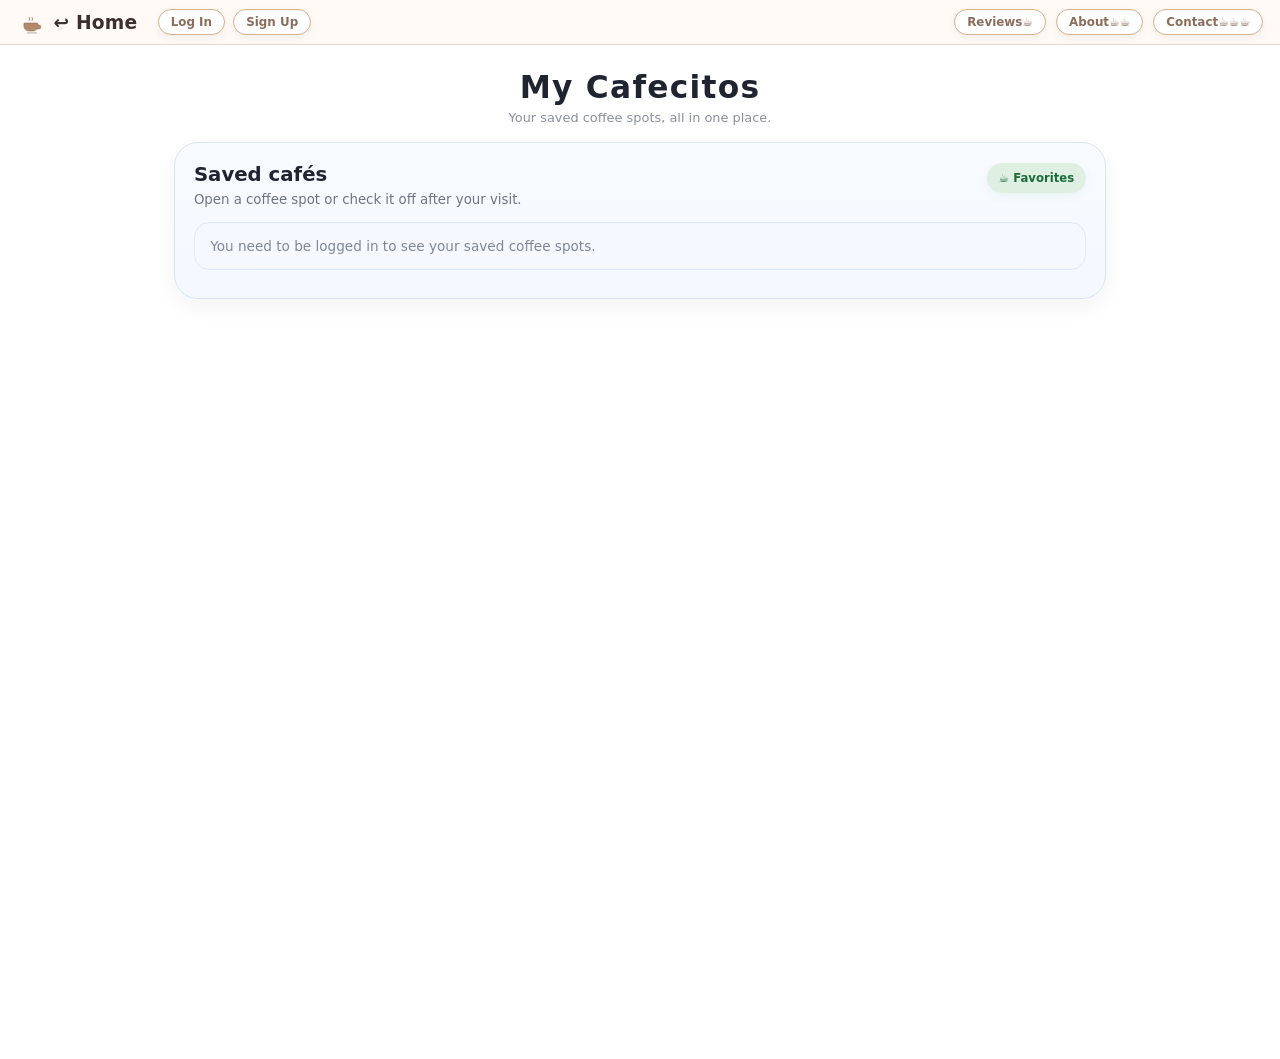
<file: frontend/mycafecitos.html>
<!DOCTYPE html>
<html lang="en">

<head>
    <meta charset="utf-8">
    <meta name="viewport" content="width=device-width, initial-scale=1">
    <title>WhereToCofi · My cafecitos</title>
    <link rel="stylesheet" href="css/styles.css?v=visited-cafes-1" />
    <script defer src="config/config.js"></script>
    <script defer src="js/storage.js"></script>
    <script defer src="js/toast.js"></script>
    <script defer src="js/api.js"></script>

    <script defer src="js/ui.auth.js"></script>
    <script defer src="js/ui.menu.js"></script>

    <!-- dacă vrei admin dropdown și aici -->
    <script defer src="js/admin.dialog.js"></script>
    <script defer src="js/admin.users.js"></script>
    <script defer src="js/admin.cafes.js"></script>

    <script defer src="js/features.search.js"></script>
  <script defer src="js/features.slider.js"></script>
  <script defer src="js/features.favorites.js"></script>

    <!-- pagina ta (încă e în root-ul frontend) -->
    <script defer src="mycafecitos.js?v=visited-cafes-1"></script>
    <script defer src="js/main.js"></script>
    

</head>

<body class="js-loading">
    <!-- TOPBAR -->
    <header class="topbar" role="banner">
        <!-- STÂNGA: brand + acțiuni -->
        <div class="topbar-left">
            <a href="frame1.html" class="brand-inline" aria-label="WhereToCofi Home">
                <svg class="coffee-icon" viewBox="0 0 24 24" aria-hidden="true">
                    <path d="M17 8H5a1 1 0 0 0-1 1v2a5 5 0 0 0 5 5h4a5 5 0 0 0 5-5V9a1 1 0 0 0-1-1Z" />
                    <path
                        d="M17 10h2a2 2 0 1 1 0 4h-2M7 18h10M9 6c0-1 .8-1.2.8-2S9 2 9 2m3 4c0-1 .8-1.2.8-2S12 2 12 2" />
                </svg>
                <span class="brand-small">↩ Home</span>
            </a>

            <div class="auth-inline">
                <a href="#" id="btnMyCafecitos" class="chip" style="display:none;">My Cafecitos☕</a>
                <a href="profile.html" id="btnProfile" class="chip" style="display:none;">My Profile👤</a>

                <div class="admin-panel-wrapper">
                    <button id="btnAdminPanel" class="chip" style="display:none;">Admin panel ▾</button>
                    <div id="adminPanelMenu" class="admin-panel-menu">
                        <!-- USERS -->
                        <button type="button" class="admin-panel-item" data-action="admin-create">Create users</button>
                        <button type="button" class="admin-panel-item" data-action="admin-edit">Edit users</button>
                        <button type="button" class="admin-panel-item" data-action="admin-delete">Delete users</button>
                        <div class="admin-panel-separator"></div>
                        <!-- CAFES -->
                        <button type="button" class="admin-panel-item" data-action="admin-create-cafe">Create
                            cafes</button>
                        <button type="button" class="admin-panel-item" data-action="admin-edit-cafe">Edit cafes</button>
                        <button type="button" class="admin-panel-item" data-action="admin-delete-cafe">Delete
                            cafes</button>
                    </div>
                </div>

                <a href="#" id="btnLogin" class="chip">Log In</a>
                <a href="#" id="btnSignup" class="chip">Sign Up</a>
            </div>
        </div>

        <!-- CENTRU: salutul -->
        <div class="topbar-center">
            <span id="helloUser" class="hello-center"></span>
        </div>

        <!-- DREAPTA: Reviews / About / Contact -->
        <nav class="topbar-right desktop-nav" id="desktopNav" aria-label="Main">
            <a href="reviews.html" class="chip">Reviews☕</a>
            <a href="about.html" class="chip">About☕☕</a>
            <a href="contact.html" class="chip">Contact☕☕☕</a>
        </nav>

        <!-- Mobil: buton ⋮ + meniu derulant -->
        <button class="menu-toggle dots-vertical" id="menuToggle" aria-label="Menu" aria-expanded="false"
            aria-controls="mnav">
            <span></span>
        </button>
        <nav class="mobile-menu" role="menu" id="mnav"></nav>
    </header>

    <main class="app mycafecitos-page">
    <section class="page-section mycafecitos-head">
        <h1 class="page-title mycafecitos-title">My Cafecitos</h1>
        <p class="page-subtitle mycafecitos-subtitle">
            Your saved coffee spots, all in one place.
        </p>
    </section>

    <section id="favSection" class="fav-section fav-section-modern">
        <div class="mycafecitos-shell">
            <div class="mycafecitos-shell-head">
                <div>
                    <h2 class="mycafecitos-shell-title">Saved cafés</h2>
                    <p class="mycafecitos-shell-subtitle">Open a coffee spot or check it off after your visit.</p>
                </div>

                <div class="mycafecitos-shell-badge">☕ Favorites</div>
            </div>

            <p id="favEmpty" class="empty-msg mycafecitos-empty" style="display: none;">
                You don’t have any saved coffee spots yet. Go to the main page and tap the ♥ on your favourites.
            </p>

            <div id="favCards" class="cards mycafecitos-cards"></div>
        </div>
    </section>
</main>
    <a href="index.html" id="btnLogout" class="chip logout-desktop" style="display:none;">Log Out ⏻</a>

</body>

</html>
</file>
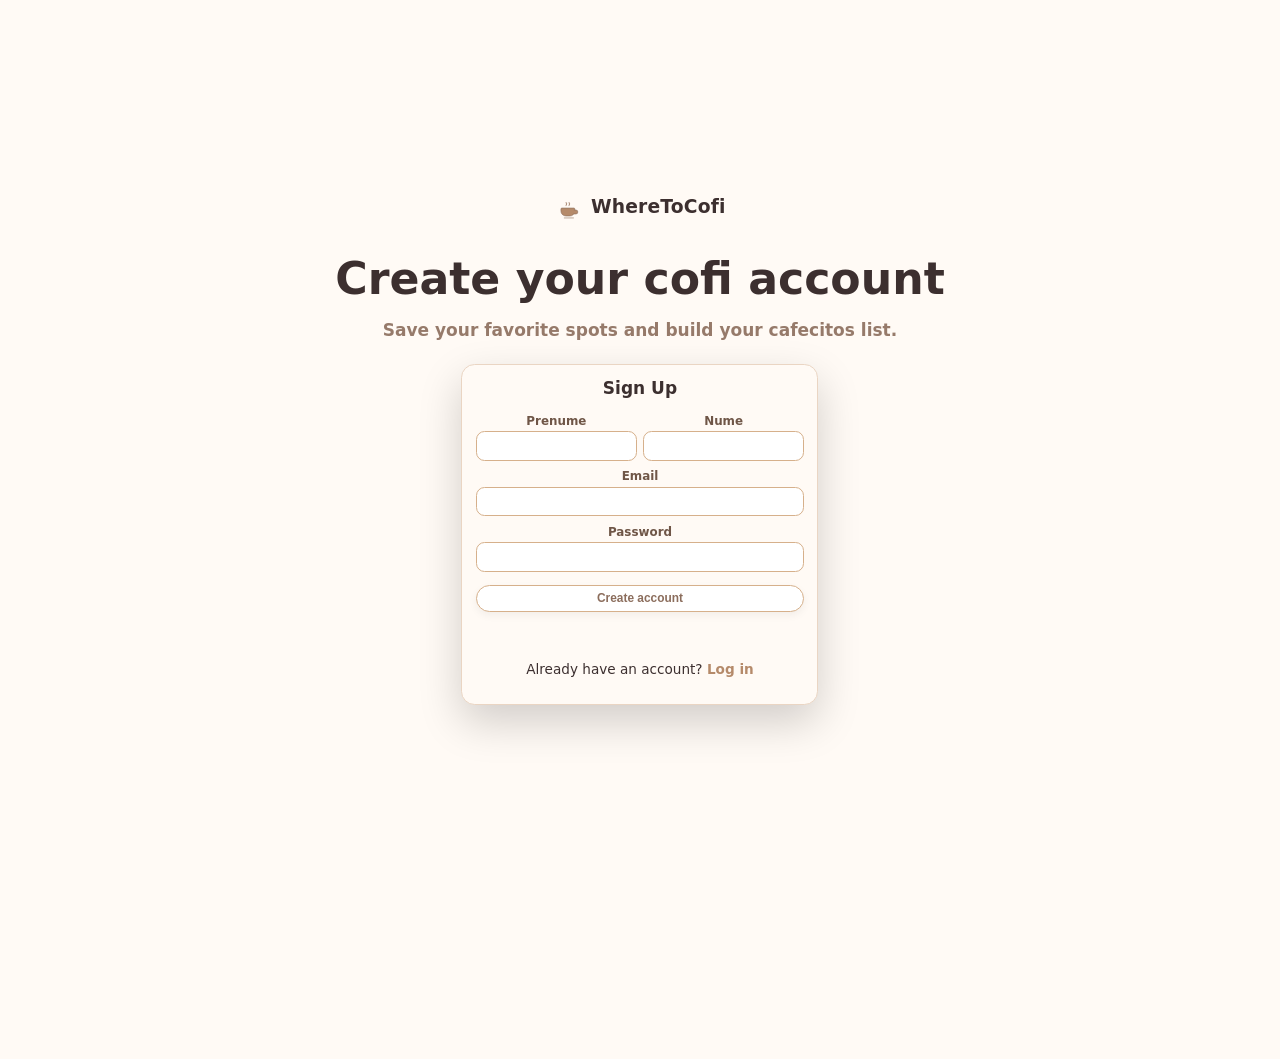
<file: frontend/signup.html>
<!DOCTYPE html>
<html lang="ro">

<head>
    <meta charset="UTF-8" />
    <meta name="viewport" content="width=device-width, initial-scale=1" />
    <title>WhereToCofi · Sign Up</title>
    <link rel="stylesheet" href="css/styles.css" />
    <script defer src="config/config.js"></script>
    <script defer src="js/storage.js"></script>
    <script defer src="js/toast.js"></script>
    <script defer src="js/api.js"></script>

    <!-- opțional (dar recomandat) pentru UI consistent -->
    <script defer src="js/ui.auth.js"></script>
    <script defer src="js/ui.menu.js"></script>
    <script defer src="auth.js?v=3"></script>
    <script defer src="js/main.js"></script>
</head>

<body class="start-page">
    <div class="start-container">
        <a href="frame1.html" class="brand-inline" style="text-decoration: none; margin-bottom: 8px;">
            <svg class="coffee-icon" viewBox="0 0 24 24" aria-hidden="true">
                <path d="M17 8H5a1 1 0 0 0-1 1v2a5 5 0 0 0 5 5h4a5 5 0 0 0 5-5V9a1 1 0 0 0-1-1Z" />
                <path d="M17 10h2a2 2 0 1 1 0 4h-2M7 18h10M9 6c0-1 .8-1.2.8-2S9 2 9 2m3 4c0-1 .8-1.2.8-2S12 2 12 2" />
            </svg>
            <span class="brand-small">WhereToCofi</span>
        </a>

        <h1 class="start-title">Create your cofi account</h1>
        <p class="subtitle">Save your favorite spots and build your cafecitos list.</p>

        <div class="admin-dialog auth-form">
            <form id="signupForm" class="auth-form-body">
                <h2 class="auth-title">Sign Up</h2>

                <div class="auth-name-row">
                    <label class="auth-field">
                        <span>Prenume</span>
                        <input type="text" id="su_prenume" required />
                    </label>

                    <label class="auth-field">
                        <span>Nume</span>
                        <input type="text" id="su_nume" required />
                    </label>
                </div>

                <label class="auth-field">
                    <span>Email</span>
                    <input type="email" id="su_email" required />
                </label>

                <label class="auth-field">
                    <span>Password</span>
                    <input type="password" id="su_password" minlength="6" required />
                </label>

                <button type="submit" class="chip auth-submit">Create account</button>

                <p id="signup_msg" class="auth-msg"></p>

                <p class="auth-switch">
                    Already have an account?
                    <a href="login.html">Log in</a>
                </p>
            </form>
        </div>
    </div>
</body>

</html>
</file>
<file: frontend/css/styles.css>
/* ============ PALETĂ & GLOBAL ============ */
[hidden] {
  display: none !important;
}

:root{
  --bg:#fff;
  --paper:#fafafa;
  --green:#d9f5e5;
  --latte:#fcf3e7;
  --cappuccino:#d2b48c;
  --ink:#3a2e1e;
  --shadow:0 12px 28px rgba(245, 136, 136, 0.08);
  --radius-xl:28px;
  --radius-lg:16px;
  --radius-md:12px;
  --review-accent: #5b3702;
  --maxw:1200px;
}



*{ box-sizing:border-box; }

html,body{ height:100%; }

body{
  margin:0;
  background:var(--bg);
  color:var(--ink);
  font-family:'Segoe UI', system-ui, -apple-system, Roboto, Arial, sans-serif;
  opacity:1;
  transform:none;
  transition:opacity .22s ease, transform .22s ease;
}

body.page-leaving{
  opacity:0;
  transform:translateY(8px);
}

@media (prefers-reduced-motion: reduce){
  body{
    transition:none;
  }

  body.page-leaving{
    opacity:1;
    transform:none;
  }
}

.app{
  margin-inline:auto;
  padding:16px;
  max-width:var(--maxw);
}

/* ============ START PAGE (frame0) ============ */

.start-page{
  min-height:100vh;
  margin:0;
  display:flex;
  align-items:center;
  justify-content:center;
  background:#fffaf5;
  color:#3c2f2f;
  font-family:Poppins, system-ui, -apple-system, Segoe UI, Roboto, Arial, sans-serif;
}

.start-container{
  text-align:center;
  display:flex;
  flex-direction:column;
  align-items:center;
  gap:clamp(14px,2vw,24px);
  padding:clamp(12px,2vw,20px);
}

.cofi-image{
  width:clamp(220px,30vw,380px);
  height:clamp(220px,30vw,380px);
  border-radius:50%;
  object-fit:cover;
  object-position:center;
  border:clamp(5px,0.6vw,8px) solid #fff;
  box-shadow:0 16px 32px rgba(0,0,0,.18);
}

.start-title{
  margin:10px 0 0;
  font-weight:900;
  line-height:1.1;
  font-size:clamp(28px,4.2vw,52px);
}

.subtitle{
  margin:-4px 0 4px;
  color:#8b6d5c;
  font-weight:600;
  opacity:.9;
  font-size:clamp(14px,1.8vw,20px);
}

.start-button{
  display:inline-block;
  background:#d6b08b;
  color:#fff;
  text-decoration:none;
  padding:clamp(10px,1.5vw,14px) clamp(22px,2.5vw,28px);
  border-radius:999px;
  font-weight:500;
  font-size:clamp(14px,1.6vw,18px);
  letter-spacing:.2px;
  box-shadow:0 4px 12px rgba(0,0,0,.15);
  transition:all .25s ease;
}

.start-button:hover{
  background:#b58a6a;
  transform:translateY(-2px);
  box-shadow:0 8px 20px rgba(0,0,0,.2);
}

@media (max-width:420px){
  .cofi-image{ width:220px; height:220px; }
  .start-title{ font-size:28px; }
  .subtitle{ font-size:14px; }
  .start-button{ font-size:16px; padding:12px 26px; }
}

/* ============ TOPBAR + BRAND ============ */

.topbar{
  position:sticky;
  top:0;
  z-index:1000;
  display:grid;
  grid-template-columns:1fr auto 1fr;
  align-items:center;
  gap:12px;
  padding:14px 22px;
  background:#fffaf5;
  border-bottom:1px solid #ead5c3;
}

.topbar-left{
  display:flex;
  align-items:center;
  gap:14px;
}

.brand-inline{
  display:flex;
  align-items:center;
  gap:8px;
  text-decoration:none;
}

.coffee-icon{
  width:35px;
  height:28px;
  fill:#b58a6a;
  stroke:#8b6d5c;
  stroke-width:.6;
  transform:translateY(6px);
}

.brand-small{
  font-weight:900;
  color:#3c2f2f;
  font-size:clamp(18px,1.8vw,22px);
  letter-spacing:.2px;
}

/* stânga: My Cafecitos + Admin panel + login/signup */
.auth-inline{
  display:flex;
  gap:10px;
  align-items:center;
}

/* centru: Hello, user */
.topbar-center{
  justify-self:center;
  text-align:center;
  min-height:32px;
}



/* dreapta: Reviews / About / Contact */
.topbar-right{
  justify-self:end;
  display:flex;
  gap:12px;
  align-items:center;
}

/* „chip” general */
.chip{
  display:inline-block;
  padding:6px 14px;
  border:2px solid #d6b08b;
  border-radius:999px;
  color:#8b6d5c;
  text-decoration:none;
  font-weight:600;
  font-size:14px;
  background:#fff;
  box-shadow:0 4px 10px rgba(0,0,0,.05);
  cursor:pointer;
  transition:
    transform .18s ease,
    box-shadow .18s ease,
    background .18s ease,
    color .18s ease;
}

.chip:hover{
  transform:translateY(-1px);
  background:#fffaf5;
  box-shadow:0 10px 24px rgba(0,0,0,.14);
  color:#6f5647;
}

/* ============ MENIU MOBIL (⋮) ============ */

.menu-toggle{ display:none; }

.dots-vertical{
  display:flex;
  flex-direction:column;
  justify-content:space-between;
  width:20px;
  height:20px;
  border:none;
  background:transparent;
  cursor:pointer;
  padding:0;
}

.dots-vertical span,
.dots-vertical::before,
.dots-vertical::after{
  content:"";
  display:block;
  width:4px;
  height:4px;
  background-color:#3c2f2f;
  border-radius:50%;
  margin:0 auto;
}

.mobile-menu{
  display:none;
  position:absolute;
  right:12px;
  top:calc(100% + 8px);
  z-index:1100;
  background:#fffaf5;
  border-radius:14px;
  padding:10px 12px;
  box-shadow:0 16px 40px rgba(0,0,0,.15);
  min-width:170px;
}

.mobile-menu.is-open{ display:block; }

.mobile-menu .mitem{
  display:block;
  padding:10px 8px;
  text-decoration:none;
  color:#3c2f2f;
  font-weight:600;
  border-radius:10px;
  margin-top:2px;
}

.mobile-menu .mitem:hover{
  background:#f6e9e3;
}

.mobile-menu hr{
  border:none;
  height:1px;
  background:#ead5c3;
  margin:6px 0 8px;
}

/* ============ RESPONSIVE TOPBAR ============ */

@media (max-width:820px){
  .auth-inline{ display:none; }
  .desktop-nav{ display:none; }
  #menuToggle{ display:flex; justify-self:end; }

  .topbar{
    grid-template-columns:auto auto 1fr;
    align-items:center;
    padding:12px 14px 10px;
    gap:6px;
  }

  .brand-small{
    font-size:15px;
    font-weight:900;
    line-height:1;
  }

  .coffee-icon{
    width:22px;
    height:20px;
    transform:translateY(3px);
  }

  .topbar-center{
    justify-self:start;
    text-align:left;
    margin-left:10px;
    display:flex;
    align-items:center;
  }

  .hello-center{
    font-size:18px;
    font-weight:800;
    color:#b58a6a;
    text-shadow:0 1px 2px rgba(0,0,0,.1);
    line-height:2;
  }

  #menuToggle{
    align-self:center;
    justify-self:end;
    margin-bottom:0;
  }
}

@media (min-width:821px){
  #menuToggle{ display:none; }

  .brand{
    font-size:clamp(22px,2vw,32px);
    margin-top:12px;
    margin-bottom:4px;
  }

  .hello-center{
    color:#b58a6a;
    font-size:clamp(18px,1.3vw,23px);
    font-weight:700;
    text-shadow:0 1px 2px rgba(0,0,0,.08);
  }

  .topbar{ padding:10px 20px; }

  .auth-inline{
    flex-wrap:nowrap;
    max-width:420px;
  }
}

/* ============ HEADER TEXT & SEARCH (frame1) ============ */

.brand{
  text-align:center;
  margin:28px 0 8px;
  font-weight:900;
  font-size:clamp(24px,2.6vw,38px);
  color:#3c2f2f;
  letter-spacing:.4px;
  text-shadow:0 1px 6px rgba(0,0,0,.03);
}

.search-bar{
  display:flex;
  justify-content:center;
  margin:6px 0 26px;
}

.search-input{
  width:min(620px,88%);
  padding:10px 16px;
  border:2px solid #d6b08b;
  border-radius:999px;
  box-shadow:0 5px 12px rgba(0,0,0,.07);
  outline:none;
  text-align:center;
  font-size:clamp(13px,1.4vw,17px);
  color:#3c2f2f;
  background:#fff;
  transition:.2s;
}

.search-input::placeholder{
  color:#9c7e6a;
  opacity:.85;
  font-style:italic;
}

.search-input:focus{
  box-shadow:0 10px 22px rgba(214,176,139,.25);
  transform:scale(1.01);
}

/* ============ HERO SLIDER (frame1) ============ */

.hero{
  position:relative;
  border-radius:var(--radius-xl);
  overflow:hidden;
  height:clamp(220px,28vw,550px);
  margin:12px auto 28px;
  box-shadow:var(--shadow);
  background:#f6e9e3;
}

.slider{ position:relative; height:100%; }
.slides{ position:relative; height:100%; }

.slide{
  position:absolute;
  inset:0;
  opacity:0;
  transition:opacity .5s ease;
}

.slide.is-active{ opacity:1; }

.slide img{
  width:100%;
  height:100%;
  object-fit:cover;
  object-position:center;
  display:block;
}

.hero::after{
  content:"";
  position:absolute;
  inset:auto 0 0 0;
  height:35%;
  background:linear-gradient(180deg, rgba(0,0,0,0) 0%, rgba(0,0,0,.25) 90%);
  pointer-events:none;
}

.nav{
  position:absolute;
  top:50%;
  transform:translateY(-50%);
  width:38px;
  height:38px;
  border-radius:50%;
  background:rgba(0,0,0,.35);
  color:#fff;
  border:none;
  cursor:pointer;
  display:grid;
  place-items:center;
  font-size:22px;
  line-height:1;
  transition:opacity .2s ease, background .2s ease;
}

.nav:hover{ background:rgba(0,0,0,.5); }
.nav.prev{ left:10px; }
.nav.next{ right:10px; }

.dots{
  position:absolute;
  left:50%;
  bottom:12px;
  transform:translateX(-50%);
  display:flex;
  gap:8px;
  list-style:none;
  margin:0;
  padding:0;
}

.dots button{
  width:9px;
  height:9px;
  border-radius:50%;
  border:0;
  cursor:pointer;
  background:rgba(255,255,255,.55);
}

.dots button[aria-current="true"]{
  background:#fff;
  box-shadow:0 0 0 2px rgba(0,0,0,.12) inset;
}

/* ============ CARDS (lista cafenele) ============ */

.cards{
  display:grid;
  gap:16px;
  grid-template-columns:1fr;
}

@media (min-width:768px){
  .cards{ grid-template-columns:repeat(2,minmax(0,1fr)); }
}
@media (min-width:1100px){
  .cards{ grid-template-columns:repeat(3,minmax(0,1fr)); }
}

.card{
  background:var(--latte);
  color:var(--ink);
  border-radius:var(--radius-lg);
  padding:16px 18px;
  box-shadow:var(--shadow);
  transition:transform .18s ease, box-shadow .18s ease;
  display:flex;
  flex-direction:column;
  gap:8px;
  text-decoration:none;
}

.cards .card:nth-child(2n){
  background:var(--cappuccino);
  color:#fff;
}



.card:hover{
  transform:translateY(-3px);
  box-shadow:0 16px 40px rgba(0,0,0,.12);
}

.card .title{
  font-weight:800;
  font-size:clamp(15px,1.8vw,18px);
}

.card .meta{
  opacity:.9;
  font-size:clamp(13px,1.6vw,14px);
}

.card .row{
  display:flex;
  justify-content:space-between;
  align-items:center;
}

.card .more{
  font-weight:700;
  font-size:13px;
  opacity:.85;
}

.card .arrow{
  font-size:16px;
  opacity:.7;
}

/* Telefon – carduri într-o „aplicație” cu fundal roz */
@media (max-width:600px){
  body{ background:var(--bg); }
  .app{
    max-width:430px;
    background:var(--bg);
    box-shadow:none;
    padding:16px 12px 28px;
  }
}

/* ============ AUTH PAGES (login & signup) ============ */

.auth-form{
  max-width:440px;
  width:100%;
}

.auth-form-body{
  display:flex;
  flex-direction:column;
  gap:10px;
}

.auth-title{
  margin:0 0 8px;
  font-size:20px;
  font-weight:800;
  color:#3c2f2f;
}

.auth-field{
  display:flex;
  flex-direction:column;
  gap:4px;
  font-size:14px;
  color:#6f5647;
}

.auth-field span{
  font-weight:600;
}

.auth-field input{
  width:100%;
  padding:8px 10px;
  border-radius:10px;
  border:1px solid #d6b08b;
  font-size:14px;
  outline:none;
  background:#fff;
}

.auth-field input:focus{
  box-shadow:0 0 0 2px rgba(214,176,139,.35);
}

.auth-name-row{
  display:grid;
  grid-template-columns:1fr 1fr;
  gap:8px;
}

@media (max-width:480px){
  .auth-name-row{
    grid-template-columns:1fr;
  }
}

.auth-submit{
  width:100%;
  justify-content:center;
  text-align:center;
  margin-top:6px;
}

.auth-msg{
  min-height:18px;
  font-size:13px;
  margin:4px 0 0;
}

.auth-msg.error{ color:#b00020; }
.auth-msg.ok{ color:green; }

.auth-switch a{
  color:#b58a6a;
  font-weight:600;
  text-decoration:none;
}

.auth-switch a:hover{
  text-decoration:underline;
}

/* ============ CAFE DETAIL PAGE (cafe.html) ============ */

.cafe-page{
  margin-top:12px;
}

.cafe-header{
  display:flex;
  justify-content:center;
  text-align:center;
  margin-top:10px;
  margin-bottom:8px;
}

.cafe-title-wrap.center{
  text-align:center;
}

.cafe-title{
  margin:0;
  font-size:clamp(24px,2.4vw,32px);
  font-weight:900;
  color:#3c2f2f;
}

.cafe-subtitle{
  margin-top:4px;
  font-size:15px;
  color:#8b6d5c;
}

.cafe-hero-card{
  border-radius:var(--radius-xl);
  overflow:hidden;
  box-shadow:var(--shadow);
  margin-bottom:18px;
  background:#f6e9e3;
}

.cafe-hero-img{
  width:100%;
  height:clamp(200px,26vw,420px);
  object-fit:cover;
  display:block;
}

.cafe-sections{
  display:flex;
  flex-direction:column;
  gap:14px;
}

.cafe-section{
  background:var(--latte);
  border-radius:var(--radius-lg);
  padding:14px 16px 16px;
  box-shadow:var(--shadow);
  scroll-margin-top: 90px;
}

.cafe-section h2{
  margin:0 0 6px;
  font-size:16px;
  font-weight:800;
  color:#3c2f2f;
}

.cafe-section p{
  margin:0;
  font-size:14px;
  line-height:1.5;
}

.cafe-meta{
  margin-top:2px;
  font-size:13px;
  color:#6f5647;
}

.cafe-review-section{
  background:var(--green);
}

.cafe-stars{
  display:flex;
  gap:6px;
  margin:6px 0 8px;
}

.star-btn{
  border:none;
  background:transparent;
  font-size:20px;
  cursor:pointer;
  padding:2px 3px;
  line-height:1;
  color:#141402;
  transition:transform .2s ease, text-shadow .1s ease, color .25s ease;
}

.star-btn:hover{
  transform:translateY(-1px);
  text-shadow:0 2px 4px rgba(0,0,0,.2);
}

.star-btn.is-active{
  color:#ee830a;
  text-shadow:0 1px 3px rgba(134,59,59,.25);
}

.cafe-textarea{
  width:100%;
  min-height:80px;
  resize:vertical;
  margin-top:4px;
  border-radius:10px;
  border:1px solid #d6b08b;
  padding:8px 10px;
  font-size:14px;
  font-family:inherit;
  outline:none;
  background:#fff;
}

.cafe-textarea:focus{
  box-shadow:0 0 0 2px rgba(214,176,139,.35);
}

.cafe-submit{
  margin-top:8px;
}

.cafe-review-hint{
  margin-top:4px;
  font-size:12px;
  color:#6f5647;
}

@media (max-width:600px){
  .cafe-header{
    flex-direction:column;
    align-items:center;
    justify-content:center;
    text-align:center;
  }

  .cafe-title-wrap{
    width:100%;
    text-align:center;
  }

  .cafe-title{
    font-size:20px;
    text-align:center;
  }

  .cafe-subtitle{
    text-align:center;
  }
}

/* mini-nav pe secțiuni */

.cafe-nav{
  display:flex;
  justify-content:center;
  gap:8px;
  margin:10px 0 20px;
  flex-wrap:wrap;
}

.cafe-nav-btn{
  padding:6px 14px;
  border-radius:999px;
  border:2px solid #d6b08b;
  background:#fff;
  color:#6f5647;
  font-size:13px;
  font-weight:600;
  cursor:pointer;
  transition:.2s ease;
}

.cafe-nav-btn:hover{
  background:#fff7f1;
  box-shadow:0 4px 10px rgba(0,0,0,.07);
  transform:translateY(-1px);
}

.cafe-nav-btn.is-active{
  background:#fff1e3;
  border-color:#c99563;
}

@media (max-width:600px){
  .cafe-nav{
    gap:6px;
    margin:8px 0 18px;
  }
  .cafe-nav-btn{
    padding:6px 12px;
    font-size:12px;
  }
}

.cafe-section.is-highlight{
  box-shadow:0 0 0 2px rgba(170,104,38,.8), var(--shadow);
  transform:translateY(-1px);
  transition:box-shadow .25s ease, transform .25s ease, background .25s ease;
}


/* Not Logged in Review Section */
.login-required {
  text-align: center;
}

.login-required h3 {
  margin-bottom: 6px;
}

.login-required .muted {
  opacity: 0.75;
  margin-bottom: 14px;
}


/* ============ ADMIN PANEL (buton din stânga) ============ */

.admin-panel-wrapper{
  position:relative;
  display:inline-block;
}

.admin-panel-menu{
  position:absolute;
  top:110%;
  left:0;
  min-width:190px;
  background:#fff7f2;
  border-radius:18px;
  box-shadow:0 10px 25px rgba(0,0,0,.12);
  padding:6px 0;
  display:none;
  z-index:9999;
}

.admin-panel-menu.is-open{
  display:block;
}

.admin-panel-item{
  display:block;
  width:100%;
  padding:6px 14px;
  text-align:left;
  border:none;
  background:transparent;
  cursor:pointer;
  font:inherit;
  color:#5a3f32;
}

.admin-panel-item:hover{
  background:rgba(214,176,139,.14);
}

.admin-panel-separator{
  margin:6px 0;
  border-top:1px solid rgba(214,176,139,.4);
}

/* ============ ADMIN DIALOG (create/edit/delete user) ============ */

.admin-dialog{
  background:#fffaf5;
  border:1px solid #ead5c3;
  border-radius:16px;
  box-shadow:0 20px 50px rgba(0,0,0,.18);
  padding:16px;
  width:min(420px,92%);
}

@media (max-width:480px){
  .admin-dialog{
    border-radius:12px;
    padding:12px;
    width:90%;
  }
}

/* ============ LOGOUT BUTON PLUTITOR (desktop) ============ */

.logout-desktop{
  position:fixed;
  right:24px;
  bottom:24px;
  z-index:950;
}

@media (max-width:820px){
  .logout-desktop{
    display:none !important;
  }
}


/* ============ REVIEWS PAGE (global reviews list) ============ */

.page-section{
  max-width: 800px;
  margin: 12px auto 20px;
  position: relative;
  padding: 0 12px;
}


.page-title{
  font-size: clamp(1.9rem, 3vw, 2.3rem);
  font-weight: 600;
  text-align: center;
  letter-spacing: .04em;
  color: #3c3a2f;
  text-shadow: 0 1px 4px rgba(0,0,0,.06);
  margin: 0 0 6px;
}

.page-subtitle{
  text-align: center;
  font-size: .95rem;
  opacity: .8;
  margin: 0 0 20px;
}

.reviews-list{
  display:flex;
  flex-direction:column;
  gap:14px;
}

.review-card{
  background:#d9f5e5;
  border-radius:20px;
  padding:14px 16px;
  box-shadow:0 8px 30px rgba(0,0,0,.04);
}

.review-card-header{
  display:flex;
  justify-content:space-between;
  align-items:center;
  gap:12px;
  margin-bottom:4px;
}



@media (max-width:600px){
  .review-card{
    border-radius:16px;
    padding:12px 12px;
  }
}

.reviews-search-wrap{
  max-width:520px;
  margin:8px auto 24px;
}

.reviews-search-input{
  width:100%;
  padding:12px 18px;
  border-radius:999px;
  border:2px solid #e1c3a2;
  background:#fffaf7;
  font-size:.95rem;
  color:#4a3524;
  box-shadow:0 8px 24px rgba(0,0,0,.03);
  outline:none;
}

.reviews-search-input::placeholder{
  color:#c0a28a;
}

@media (max-width:768px){
  .reviews-search-wrap{
    margin:6px 20px 18px;
  }
}


/* highlight temporar ca să o vezi clar după submit */
.cafe-recs-section.recs-visible {
  box-shadow: 0 0 0 3px rgba(170, 104, 38, 0.9), 0 10px 40px rgba(0,0,0,0.12);
}



/* Ascundem bara de auth până se face prima randare JS */
body.js-loading .auth-inline,
body.js-loading #desktopNav,
body.js-loading #menuToggle {
  visibility: hidden;
}

/* ===== RECOMMENDATIONS SECTION ===== */

/* containerul mare */
.cafe-recs {
  background: #f9ebc8;          /* gri-beige neutru, fără roz/mov/maro */
  margin-top: 18px;
  padding: 18px 18px 20px;      /* mai mic decât înainte */
  border-radius: 18px;
  box-shadow: 0 6px 14px rgba(0,0,0,0.04);
}

/* titlul secțiunii */
.cafe-recs .cafe-section-title {
  margin: 0 0 6px;
  padding: 0;
  font-size: 1.3rem;
  font-weight: 700;
  color: #262626;
}

/* subtitlu */
.cafe-recs-subtitle {
  margin: 0 0 16px;
  font-size: 0.95rem;
  color: #4b4b4b;
  opacity: 0.9;
}

/* lista de recomandări */
.recs-list {
  display: grid;
  gap: 14px;                   
  margin-top: 4px;
}

/* cardurile de recomandări */
.rec-card {
  display: flex;
  flex-direction: column;
  padding: 12px 14px 14px;   
  background: #f9fafb;         
  border-radius: 14px;
  box-shadow: 0 3px 8px rgba(0,0,0,0.03);
  border: 1px solid rgba(15,23,42,0.06);
  transition: transform .12s ease, box-shadow .12s ease, background .12s ease;
}

.rec-card:hover {
  transform: translateY(-1px);
  box-shadow: 0 6px 14px rgba(0,0,0,0.06);
  background: #ffffff;
}

/* titlul cafenelei */
.rec-card .title {
  font-size: 1.05rem;
  font-weight: 700;
  color: #111827;
  margin-bottom: 2px;
}

/* zona oraș + tag */
.rec-card .meta {
  font-size: 0.9rem;
  color: #6b7280;
}

/* linkul „More info” */
.rec-card .more {
  margin-left: auto;
  font-size: 0.85rem;
  color: #97a440;
  font-weight: 600;
  display: flex;
  align-items: center;
}

.rec-card .arrow {
  color: #374151;
  font-weight: bold;
  margin-left: 4px;
}

/* motivul recomandării (dacă există) */
.rec-reason {
  margin-top: 8px;
  font-size: 0.85rem;
  color: #4b5563;
  font-style: italic;
  line-height: 1.3;
}

/* pe mobil – și mai compact */
@media (max-width: 600px) {
  .cafe-recs {
    margin-top: 14px;
    padding: 14px 12px 16px;
    border-radius: 16px;
  }

  .recs-list {
    gap: 10px;
  }

  .rec-card {
    padding: 10px 12px 12px;
    border-radius: 12px;
  }

  .cafe-recs .cafe-section-title {
    font-size: 1.15rem;
  }
}


.card-header {
  display: flex;
  justify-content: space-between;
  align-items: center;
  margin-bottom: 8px;
}

/* butonul de favorite (inimă + cafea) */
.fav-btn {
  background: none;
  border: none;
  display: flex;
  align-items: center;
  gap: 6px;
  cursor: pointer;
  padding: 0;
}

/* inima */
.heart {
  font-size: 30px;     /* mai mare */
  line-height: 1;
  display: inline-block;
  color: #9c2626ab;
}

/* iconița 3D */
.coffee-3d {
  width: 36px;         /* mai mare */
  height: 36px;
  display: inline-block;
  transition: transform .18s ease, filter .18s ease;
}

/* stare de "favorite" – se schimbă culoarea + animația se vede clar */
.fav-btn.is-fav .heart {
  color: #d42f2f;
}

.fav-btn.is-fav .coffee-3d {
  transform: scale(1.15) translateY(-1px);
  filter: drop-shadow(0 0 4px rgba(255, 140, 0, 0.6));
}

/* ===========================
   MY CAFECITOS PAGE — LAYOUT
   =========================== */

.mycafecitos-page .page-section{
  max-width: 1120px;
}

.mycafecitos-head{
  margin-bottom: 20px;
}

.mycafecitos-title{
  font-size: clamp(1.9rem, 3vw, 2.3rem);
  font-weight: 600;
  color: #1f2430;
  text-shadow: none;
  margin: 0 0 6px;
  text-align: center;
  letter-spacing: .04em;
}

.mycafecitos-subtitle{
  color: #6f7482;
  font-size: .95rem;
  margin: 0 0 20px;
  text-align: center;
  opacity: .8;
}

.fav-section-modern{
  max-width: 1120px;
  margin: 0 auto;
  padding: 0 12px 24px;
}

.mycafecitos-shell{
  background: linear-gradient(180deg, #f8fbff 0%, #f4f8ff 100%);
  border: 1px solid #d9e4f5;
  border-radius: 28px;
  padding: 24px 22px 24px;
  box-shadow: 0 10px 24px rgba(31, 36, 48, 0.05);
}

.mycafecitos-shell-head{
  display:flex;
  justify-content:space-between;
  align-items:flex-start;
  gap:16px;
  margin-bottom:18px;
}

.mycafecitos-shell-title{
  margin:0 0 6px;
  font-size: 1.45rem;
  font-weight: 800;
  color:#1f2430;
}

.mycafecitos-shell-subtitle{
  margin:0;
  color:#6f7482;
  font-size:.98rem;
}

.mycafecitos-shell-badge{
  background:#dff0e3;
  color:#1b6b3c;
  border-radius:999px;
  padding:9px 14px;
  font-size:.86rem;
  font-weight:800;
  white-space:nowrap;
  box-shadow: 0 4px 10px rgba(83, 184, 115, 0.08);
}

.mycafecitos-empty{
  margin: 4px 0 6px;
  text-align: left;
  color:#7f8796;
  background:#f5f8ff;
  border:1px solid #dbe8ff;
  border-radius:18px;
  padding:18px 18px;
  opacity:1;
}

.mycafecitos-cards{
  margin-top: 8px;
  display:grid;
  gap:18px;
  grid-template-columns: repeat(auto-fill, minmax(300px, 1fr));
}

/* carduri în ton cu My Profile */
.fav-section-modern .card.fav-card{
  position:relative;
  background: linear-gradient(180deg, #ffffff 0%, #f9fbff 100%);
  color:#1f2430;
  border:1px solid #dbe4f2;
  border-radius:22px;
  padding:18px 18px;
  box-shadow:0 8px 18px rgba(31, 36, 48, 0.05);
  transition:transform .18s ease, box-shadow .18s ease, border-color .18s ease, background .18s ease;
}

.fav-section-modern .fav-card-link{
  display:block;
  color:inherit;
  text-decoration:none;
}

.fav-section-modern .visit-check{
  position:absolute;
  top:14px;
  right:14px;
  width:36px;
  height:36px;
  display:grid;
  place-items:center;
  border:2px solid #aeb8c8;
  border-radius:50%;
  background:#fff;
  color:transparent;
  font-size:1.15rem;
  font-weight:800;
  line-height:1;
  cursor:pointer;
  transition:background .18s ease, border-color .18s ease, color .18s ease, transform .18s ease;
}

.fav-section-modern .visit-check:hover{
  border-color:#2f72d6;
  transform:scale(1.06);
}

.fav-section-modern .visit-check:focus-visible{
  outline:3px solid rgba(47, 114, 214, .25);
  outline-offset:3px;
}

.fav-section-modern .fav-card.is-visited{
  border-color:#9dcfb0;
  background:#f3fbf5;
}

.fav-section-modern .fav-card.is-visited .visit-check{
  border-color:#25834a;
  background:#25834a;
  color:#fff;
}

.fav-section-modern .fav-card.is-visited .title{
  color:#356a48;
}

.fav-section-modern .fav-card.is-updating{
  opacity:.65;
}

.fav-section-modern .visit-check:disabled{
  cursor:wait;
}

.fav-section-modern .card.fav-card:nth-child(2n){
  background:#ffffff;
  color:#1f2430;
}

.fav-section-modern .card.fav-card:hover{
  transform:translateY(-3px);
  box-shadow:0 16px 30px rgba(31, 36, 48, 0.09);
  border-color:#cfdcf0;
  background: linear-gradient(180deg, #ffffff 0%, #f2f7ff 100%);
}

/* titlu */
.fav-section-modern .fav-card .title{
  font-size:1.1rem;
  font-weight:800;
  color:#1f2430;
  padding-right:48px;
}

/* meta */
.fav-section-modern .fav-card .meta{
  color:#6f7482;
  font-size:.95rem;
  opacity:1;
}

/* more info */
.fav-section-modern .fav-card .more{
  color:#2f72d6;
  font-weight:700;
  opacity:1;
  background:#eaf2ff;
  padding:6px 10px;
  border-radius:999px;
  white-space:nowrap;
}

.fav-section-modern .fav-card .arrow{
  color:#2f72d6;
  opacity:1;
}

/* header card */
.fav-section-modern .card-header{
  display:flex;
  justify-content:space-between;
  align-items:center;
  gap:12px;
  margin-bottom:10px;
}

/* inimă și icon */
.fav-section-modern .heart{
  font-size:28px;
  color:#e25563;
}

.fav-section-modern .coffee-3d{
  width:34px;
  height:34px;
  filter: drop-shadow(0 2px 4px rgba(47, 114, 214, 0.15));
}

.fav-section-modern .fav-btn.is-fav .coffee-3d{
  transform: scale(1.08) translateY(-1px);
  filter: drop-shadow(0 4px 8px rgba(47, 114, 214, 0.22));
}

/* card row */
.fav-section-modern .fav-card .row{
  display:flex;
  justify-content:space-between;
  align-items:center;
  gap:12px;
}

@media (max-width: 820px){
  .mycafecitos-shell-head{
    flex-direction:column;
    align-items:flex-start;
  }
}

@media (max-width: 600px){
  .fav-section-modern{
    padding: 0 8px 20px;
  }

  .mycafecitos-shell{
    border-radius:22px;
    padding:18px 14px 18px;
  }

  .mycafecitos-cards{
    grid-template-columns:1fr;
    gap:14px;
  }

  .fav-section-modern .card.fav-card{
    border-radius:18px;
    padding:16px 14px;
  }

  .mycafecitos-title{
    font-size: 2rem;
  }
}



/* ================= ABOUT SLIDERS ================= */
.about-cards{
  max-width: 1240px;
  margin: 28px auto 0;
  display: grid;
  gap: 12px;
  padding: 0 18px;
}

.about-slide{
  background: #bff0ff;
  border-radius: 18px;
  box-shadow: var(--shadow);
  overflow: hidden;
  border: 1px solid rgba(0,0,0,0.04);
}

.about-slide:nth-child(even){
  background: #c9f3ff;
}

/* clickable header */
.about-slide__head{
  list-style: none;
  cursor: pointer;
  display: grid;
  grid-template-columns: auto 1fr auto;
  align-items: center;
  gap: 12px;
  padding: 18px 22px;
  user-select: none;
}
.about-slide__head::-webkit-details-marker{ display:none; }

.about-slide__icon{
  width: 34px;
  height: 34px;
  border-radius: 999px;
  display: grid;
  place-items: center;
  background: rgba(0,0,0,0.06);
  font-size: 14px;
}

.about-slide__title{
  font-weight: 600;
  font-size: 1.05rem; /* ↓ mai aerisit */
  line-height: 1.25;
}

.about-slide__chev{
  opacity: .65;
  transition: transform .22s ease;
}

/* body */
.about-slide__body{
  padding: 0 22px 18px;
}

/* content reveal (efect “scurgere/scris”) */
.about-slide__content{
  max-width: 980px;
  margin: 0 auto;

  /* masca stânga → dreapta */
  clip-path: inset(0 100% 0 0);

  /* “scris în mișcare” */
  opacity: 0;
  transform: translateX(-16px);
  filter: blur(0.25px);

  transition:
    clip-path .48s cubic-bezier(.22,.61,.36,1),
    opacity .26s ease,
    transform .48s cubic-bezier(.22,.61,.36,1),
    filter .26s ease;

  will-change: clip-path, opacity, transform;
}

.about-slide[open] .about-slide__chev{
  transform: rotate(180deg);
}

.about-slide[open] .about-slide__content{
  clip-path: inset(0 0 0 0);
  opacity: 1;
  transform: translateX(0);
  filter: blur(0);
}

/* text */
.about-slide__content p{ margin: 8px 0; line-height: 1.55; }
.about-slide__content ul{ margin: 8px 0 0 1.1rem; padding: 0; }
.about-slide__content li{ margin: 4px 0; }

/* hero */
.about-slide--hero{
  background: linear-gradient(135deg, #bff0ff, #d9f7ff);
  border-left: 6px solid #7cc7d6;
}

/* thanks */
.about-slide--thanks{
  background: linear-gradient(135deg, #fff6ec, #ffe9d2);
  border: 2px solid rgba(226,176,122,0.55);
}

/* desktop list grid */
@media (min-width: 900px){
  .about-slide__content ul{
    display: grid;
    grid-template-columns: repeat(2, minmax(0, 1fr));
    gap: 6px 22px;
  }
}

/* mobile */
@media (max-width: 700px){
  .about-cards{ padding: 0 12px; }
  .about-slide__head{ padding: 16px 14px; }
  .about-slide__body{ padding: 0 14px 14px; }
  .about-slide__content{ max-width: 100%; }
  .about-slide--hero{ border-left-width: 4px; }
  .about-slide__title,
  .contact-slide__title{
    font-size: 0.98rem;
  }

  /* pe telefon, micșorăm puțin mișcarea ca să nu pară “jittery” */
  .about-slide__content{
    transform: translateX(-10px);
  }
}



/* ================= CONTACT SLIDERS ================= */
.contact-cards{
  max-width: 1240px;
  margin: 22px auto 0;
  display: grid;
  gap: 12px;
  padding: 0 18px;
}

.contact-slide{
  background: #f3e9ff;
  border-radius: 18px;
  box-shadow: var(--shadow);
  overflow: hidden;
  border: 1px solid rgba(0,0,0,0.04);
}

.contact-slide:nth-child(even){
  background: #ffe8f4;
}

.contact-slide__head{
  list-style: none;
  cursor: pointer;
  display: grid;
  grid-template-columns: auto 1fr auto;
  align-items: center;
  gap: 12px;
  padding: 18px 22px;
  user-select: none;
}
.contact-slide__head::-webkit-details-marker{ display:none; }

.contact-slide__icon{
  width: 34px;
  height: 34px;
  border-radius: 999px;
  display: grid;
  place-items: center;
  background: rgba(0,0,0,0.06);
  font-size: 14px;
}

.contact-slide__title{
  font-weight: 600;
  font-size: 1.05rem; /* ↓ mai aerisit */
  line-height: 1.25;
}

.contact-slide__chev{
  opacity: .65;
  transition: transform .22s ease;
}

.contact-slide__body{
  padding: 0 22px 18px;
}

/* content reveal (efect “scurgere/scris”) */
.contact-slide__content{
  max-width: 980px;
  margin: 0 auto;

  clip-path: inset(0 100% 0 0);

  opacity: 0;
  transform: translateX(-16px);
  filter: blur(0.25px);

  transition:
    clip-path .48s cubic-bezier(.22,.61,.36,1),
    opacity .26s ease,
    transform .48s cubic-bezier(.22,.61,.36,1),
    filter .26s ease;

  will-change: clip-path, opacity, transform;
}

.contact-slide[open] .contact-slide__chev{
  transform: rotate(180deg);
}

.contact-slide[open] .contact-slide__content{
  clip-path: inset(0 0 0 0);
  opacity: 1;
  transform: translateX(0);
  filter: blur(0);
}

/* hero */
.contact-slide--hero{
  background: linear-gradient(135deg, #f3e9ff, #ffe8f4);
  border-left: 6px solid rgba(176, 130, 214, 0.65);
}

/* thanks/tip */
.contact-slide--thanks{
  background: linear-gradient(135deg, #fff0f8, #f5ecff);
  border: 2px solid rgba(176, 130, 214, 0.25);
}

/* contact kv */
.contact-kv{
  margin: 8px 0 0;
  padding: 0;
  list-style: none;
  display: grid;
  gap: 10px;
}

.contact-link{
  font-weight: 700;
  text-decoration: none;
  border-bottom: 1px dashed rgba(0,0,0,0.25);
}

.contact-link:hover{
  border-bottom-style: solid;
}

.contact-note{
  margin-top: 12px;
  opacity: 0.9;
  line-height: 1.55;
}

/* list styling */
.contact-slide__content p{ margin: 8px 0; line-height: 1.55; }
.contact-slide__content ul{ margin: 8px 0 0 1.1rem; padding: 0; }
.contact-slide__content li{ margin: 4px 0; }

/* mobile */
@media (max-width: 700px){
  .contact-cards{ padding: 0 12px; }
  .contact-slide__head{ padding: 16px 14px; }
  .contact-slide__body{ padding: 0 14px 14px; }
  .contact-slide__content{ max-width: 100%; }
  .contact-slide--hero{ border-left-width: 4px; }

  .contact-slide__content{
    transform: translateX(-10px);
  }
}

/* accesibilitate: dacă userul nu vrea animații */
@media (prefers-reduced-motion: reduce){
  .about-slide__content,
  .contact-slide__content{
    transition: none !important;
    transform: none !important;
    opacity: 1 !important;
    filter: none !important;
    clip-path: none !important;
  }
}

/* ================== EFECT “SCRIS / CURGERE” (ABOUT + CONTACT) ================== */
@keyframes revealWrite {
  0%{
    clip-path: inset(0 100% 0 0);
    opacity: 0;
    transform: translateX(-14px);
    filter: blur(.35px);
  }
  100%{
    clip-path: inset(0 0 0 0);
    opacity: 1;
    transform: translateX(0);
    filter: blur(0);
  }
}

/* starea închis (pregătește retrigger la fiecare open) */
.about-slide__content,
.contact-slide__content{
  max-width: 980px;
  margin: 0 auto;

  clip-path: inset(0 100% 0 0);
  opacity: 0;
  transform: translateX(-14px);
  filter: blur(.35px);

  will-change: clip-path, opacity, transform, filter;
}

/* open -> rulează “scurgerea” */
.about-slide[open] .about-slide__content,
.contact-slide[open] .contact-slide__content{
  animation: revealWrite .60s cubic-bezier(.22,.61,.36,1) both;
}

/* close -> fără animație (revine instant în starea “ascuns”) */
.about-slide:not([open]) .about-slide__content,
.contact-slide:not([open]) .contact-slide__content{
  animation: none;
}

/* chevron */
.about-slide[open] .about-slide__chev,
.contact-slide[open] .contact-slide__chev{
  transform: rotate(180deg);
}

/* mobile: mișcare un pic mai mică */
@media (max-width: 700px){
  .about-slide__content,
  .contact-slide__content{
    transform: translateX(-10px);
  }
}

/* reduce motion */
@media (prefers-reduced-motion: reduce){
  .about-slide__content,
  .contact-slide__content{
    animation: none !important;
    clip-path: none !important;
    opacity: 1 !important;
    transform: none !important;
    filter: none !important;
  }
}

.about-slide__content,
.contact-slide__content{
  font-size: 0.95rem;
  line-height: 1.55;
}

@media (max-width: 700px){
  .about-slide__content,
  .contact-slide__content{
    font-size: 0.9rem;
  }
}

.about-slide__head,
.contact-slide__head{
  padding: 16px 20px;
}

@media (max-width: 700px){
  .about-slide__head,
  .contact-slide__head{
    padding: 14px 16px;
  }
}

/* REVIEW form blocks */
.guest-box,
.receipt-box{
  display:flex;
  flex-direction:column;
  gap:6px;
  margin:10px 0 12px 0;
}

.guest-box input,
.receipt-box input{
  width:100%;
  max-width:100%;
  padding:10px 12px;
  border:1px solid #e2c8a8;
  border-radius:12px;
  outline:none;
  background:#fff;
}

.guest-box input:focus,
.receipt-box input:focus{
  border-color:#caa06a;
}

.hint{ margin-top:4px; color:#7a5a2e; line-height:1.25; }
.hint.error{ color:#b42318; }
.hint.ok{ color:#027a48; }

/* make textarea/button mobile-friendly */
.cafe-textarea{
  width:100%;
  max-width:100%;
  min-height:120px;
  resize:vertical;
  box-sizing:border-box;
}

/* Responsive polish */
@media (max-width: 520px){
  .cafe-review-section{
    padding:14px; /* dacă ai deja padding, e ok */
  }

  .cafe-stars{
    display:flex;
    gap:6px;
    flex-wrap:wrap;
    justify-content:flex-start;
  }

  .star-btn{
    min-width:44px;
    min-height:44px; /* touch friendly */
    font-size:20px;
  }

  .chip.cafe-submit{
    width:100%;
    display:block;
    text-align:center;
    padding:12px 14px;
  }

  .guest-box input,
  .receipt-box input{
    padding:12px 12px; /* mai comod pe mobil */
  }
}


/* ================= REVIEWS – PREMIUM LOOK ================= */

/* card mai premium */
.review-card{
  background: linear-gradient(145deg, #d9f5e5, #cdebd9);
  border-radius: 16px;
  padding: 12px 14px;
  box-shadow:
    0 10px 30px rgba(0,0,0,0.06),
    inset 0 1px 0 rgba(255,255,255,0.6);
  border: 1px solid rgba(0,0,0,0.04);
  transition: transform .2s ease, box-shadow .2s ease;
}

.review-card:hover{
  transform: translateY(-3px);
  box-shadow:
    0 18px 40px rgba(0,0,0,0.1),
    inset 0 1px 0 rgba(255,255,255,0.6);
}

/* username */
.review-user{
  font-weight: 700;
  font-size: 1.05rem;
  color: #b16d07;
}

/* meta (cafe + date) */
.review-meta{
  font-size: 0.85rem;
  opacity: 0.75;
  margin-top: 2px;
}

/* rating mai elegant */
.review-rating{
  font-size: 1rem;
  letter-spacing: 2px;
  color: #d97706; /* mai elegant, mai premium */
}


/* ================= LABELS PRODUCTS & REVIEW ================= */

/* Products: + Review: */
.review-purchased b,
.review-comment b{
  color: var(--review-accent);     /* EXACT ca numele */
  font-weight: 700;     /* bold clar */

}

/* secțiune produse */
.review-purchased{
  margin-top: 8px;
  display: flex;
  align-items: center;
  flex-wrap: wrap;
  gap: 10px;
}


/* fiecare produs */
.chiplet{
  background: #ffffff;
  border: 1px solid rgba(0,0,0,0.06);
  color: var(--review-accent);
  padding: 5px 11px;
  border-radius: 999px;
  font-size: 0.8rem;
  font-weight: 600;
  box-shadow: 0 2px 6px rgba(0,0,0,0.05);
}



/* review text */
.review-comment{
  font-size: 0.95rem;
  line-height: 1.5;
  color: #2e2e2e;
  font-weight: 500;
}

.review-actions { margin: 8px 0 6px; display: flex; gap: 8px; flex-wrap: wrap; }
.review-comment.ro { opacity: 0.9; }

.btn-translate {
  padding: 6px 10px;
  font-size: 12px;
}
.review-comment.ro {
  opacity: 0.9;
}
.review-actions {
  margin-top: 6px;
}

/* ===== Rating Premium Style ===== */

.review-rating {
  display: flex;
  align-items: center;
  gap: 10px;
}

.review-rating .stars {
  font-size: 18px;
  letter-spacing: 2px;
  color: #e7a33c; /* culoare stele – poți pune variabila ta de brand */
}

.review-rating .rating-badge {
  background: linear-gradient(135deg, #e7a33c, #c47c18);
  color: white;
  font-weight: 700;
  font-size: 13px;
  padding: 5px 9px;
  border-radius: 50px;
  min-width: 42px;
  text-align: center;
  box-shadow: 0 3px 8px rgba(0,0,0,0.15);
}

/* =========================
   TOP DRINKS
   Desktop: fixed left
   Mobile: modal (toggle)
   ========================= */

/* ===== DESKTOP (>= 901px) ===== */
.top-drinks-float{
  position: fixed;
  top: 250px;
  left: 100px;
  width: 330px;
  z-index: 50;
}

/* pe desktop backdrop nu are sens */
.top-drinks-float .topdrinks-backdrop{ display:none; }

/* dacă ecranul e prea îngust și sidebar-ul ar călca peste reviews -> îl ascundem desktop */
@media (max-width: 1200px){
  .top-drinks-float{ display:none; }
}

/* ===== MOBILE (<= 900px): modal ===== */
@media (max-width: 900px){
  .top-drinks-float{
    display:none;
    position: fixed;
    inset: 0;
    width: auto;
    z-index: 1300;
  }

  .top-drinks-float.is-open{ display:block; }

  .top-drinks-float .topdrinks-backdrop{
    position:absolute;
    inset:0;
    background: rgba(0,0,0,0.22);
    backdrop-filter: blur(2px);
  }

  .top-drinks-float .topcard{
    position: absolute;
    left: 50%;
    transform: translateX(-50%);
    top: 139px;
    width: min(420px, calc(100vw - 24px));
    border-radius: 18px;
  }
}

@media (max-width: 420px){
  .top-drinks-float .topcard{
    top: 130px;
    width: calc(100vw - 20px);
  }
}


.top-drinks-float .topcard{
  background: #f9ebc8;
  border-radius: 18px;
  padding: 16px 16px 14px;
  box-shadow: 0 10px 28px rgba(0,0,0,0.08);
  border: 1px solid rgba(0,0,0,0.06);
}

.top-drinks-float .topcard-head{
  display:flex;
  align-items:center;
  justify-content:space-between;
  gap:10px;
  margin-bottom:6px;
}

.top-drinks-float .topcard-title{
  margin:0;
  font-size:1.08rem;
  font-weight:850;
  color:#2e2e2e;
}

.top-drinks-float .topcard-pill{
  display:inline-flex;
  align-items:center;
  justify-content:center;
  padding:4px 10px;
  border-radius:999px;
  font-size:12px;
  font-weight:800;
  background: rgba(0,0,0,0.06);
  color:#2e2e2e;
}

.top-drinks-float .topcard-subtitle{
  margin:0 0 12px;
  font-size:0.9rem;
  opacity:.8;
}

.top-drinks-float .topcafes-list{
  margin:0;
  padding:0;
  list-style:none;
  display:grid;
  gap:10px;
}

/* item cu badge de rank */
.top-drinks-float .topcafe-item{
  position: relative;
  display: grid;
  gap: 4px;
  background: rgba(255,255,255,0.72);
  border: 1px solid rgba(0,0,0,0.06);
  border-radius: 14px;
  padding: 10px 12px 10px 44px;
}

.top-drinks-float .topcafe-item::before{
  content: attr(data-rank);
  position: absolute;
  left: 10px;
  top: 10px;
  width: 26px;
  height: 26px;
  border-radius: 999px;
  display:grid;
  place-items:center;
  font-weight: 900;
  font-size: 12px;
  background: rgba(214,176,139,.30);
  color: #5b3702;
}

.top-drinks-float .topcafe-name{
  display:flex;
  align-items:center;
  justify-content:space-between;
  gap:10px;
  font-weight:900;
  color:#5b3702;
}

.top-drinks-float .topcafe-badge{
  background: linear-gradient(135deg, #e7a33c, #c47c18);
  color:#fff;
  font-weight:900;
  font-size:12px;
  padding:3px 9px;
  border-radius:999px;
  white-space:nowrap;
  box-shadow: 0 3px 10px rgba(0,0,0,0.12);
}

.top-drinks-float .topcafe-meta{
  font-size:.86rem;
  opacity:.85;
  display:flex;
  gap:10px;
  flex-wrap:wrap;
}

.top-drinks-float .topcard-note{
  margin:10px 0 0;
  font-size:0.9rem;
  opacity:.8;
}
/* =========================
   TOP RATED
   Desktop: fixed right
   Mobile: modal (toggle)
   ========================= */

  /* ===== Title row: Reviews + trophy ===== */
.page-title-row{
  display:flex;
  align-items:center;
  justify-content:center;  /* titlul rămâne centrat */
  gap:10px;
  position: relative;
}

/* butonul trophy lângă titlu */
.toprated-title-btn{
  display:none; /* default: ascuns pe desktop (dacă vrei) */
  width:42px;
  height:42px;
  border-radius:999px;
  border:2px solid rgba(214,176,139,.65);
  background:#fffaf5;
  box-shadow:0 10px 26px rgba(0,0,0,0.12);
  cursor:pointer;
  font-size:18px;
  line-height:1;
}

/* pe mobil îl arătăm */
@media (max-width: 900px){
  .toprated-title-btn{
    display:grid;
    place-items:center;
  }
}

/* ===== DESKTOP (>= 901px) ===== */
.top-rated-float{
  position: fixed;
  top: 250px;
  right: 100px;
  width: 330px;
  z-index: 50;
}

/* pe desktop backdrop-ul nu are sens */
.top-rated-float .toprated-backdrop{ display:none; }

.top-rated-float .topcard{
  background: #f9ebc8;
  border-radius: 18px;
  padding: 16px 16px 14px;
  box-shadow: 0 10px 28px rgba(0,0,0,0.08);
  border: 1px solid rgba(0,0,0,0.06);
}

.top-rated-float .topcard-head{
  display:flex;
  align-items:center;
  justify-content:space-between;
  gap:10px;
  margin-bottom:6px;
}

.top-rated-float .topcard-title{
  margin:0;
  font-size:1.08rem;
  font-weight:850;
  color:#2e2e2e;
}

.top-rated-float .topcard-pill{
  display:inline-flex;
  align-items:center;
  justify-content:center;
  padding:4px 10px;
  border-radius:999px;
  font-size:12px;
  font-weight:800;
  background: rgba(0,0,0,0.06);
  color:#2e2e2e;
}

.top-rated-float .topcard-subtitle{
  margin:0 0 12px;
  font-size:0.9rem;
  opacity:.8;
}

.top-rated-float .topcafes-list{
  margin:0;
  padding:0;             /* scoatem indent-ul */
  list-style:none;       /* scoatem numerotarea default */
  display:grid;
  gap:10px;
}

/* item cu badge de rank frumos */
.top-rated-float .topcafe-item{
  position: relative;
  display: grid;
  gap: 4px;
  background: rgba(255,255,255,0.72);
  border: 1px solid rgba(0,0,0,0.06);
  border-radius: 14px;
  padding: 10px 12px 10px 44px;  /* loc pentru medalie */
}

.top-rated-float .topcafe-item::before{
  content: attr(data-rank);
  position: absolute;
  left: 10px;
  top: 10px;
  width: 26px;
  height: 26px;
  border-radius: 999px;
  display:grid;
  place-items:center;
  font-weight: 900;
  font-size: 12px;
  background: rgba(214,176,139,.30);
  color: #5b3702;
}

.top-rated-float .topcafe-name{
  display:flex;
  align-items:center;
  justify-content:space-between;
  gap:10px;
  font-weight:900;
  color:#5b3702;
}

.top-rated-float .topcafe-badge{
  background: linear-gradient(135deg, #e7a33c, #c47c18);
  color:#fff;
  font-weight:900;
  font-size:12px;
  padding:3px 9px;
  border-radius:999px;
  white-space:nowrap;
  box-shadow: 0 3px 10px rgba(0,0,0,0.12);
}

.top-rated-float .topcafe-meta{
  font-size:.86rem;
  opacity:.85;
  display:flex;
  gap:10px;
  flex-wrap:wrap;
}

.top-rated-float .topcard-note{
  margin:10px 0 0;
  font-size:0.9rem;
  opacity:.8;
}

/* dacă ecranul e prea îngust și sidebar-ul ar călca peste reviews -> îl ascundem desktop */
@media (max-width: 1200px){
  .top-rated-float{ display:none; }
}

/* ===== MOBILE (<= 900px): modal ===== */
@media (max-width: 900px){
  .toprated-fab{ display:inline-grid; place-items:center; }

  .top-rated-float{
    display:none;
    position: fixed;
    inset: 0;
    width: auto;
    z-index: 1300;
  }

  .top-rated-float.is-open{ display:block; }

  .top-rated-float .toprated-backdrop{
    position:absolute;
    inset:0;
    background: rgba(0,0,0,0.22);
    backdrop-filter: blur(2px);
  }

  /* ✅ POPUP CENTRAT (în aceeași coloană cu reviews) */
  .top-rated-float .topcard{
    position: absolute;
    left: 50%;
    transform: translateX(-50%);
    top: 139px;
    width: min(420px, calc(100vw - 24px));
    border-radius: 18px;
  }
}

@media (max-width: 420px){
  .top-rated-float .topcard{
    top: 130px;
    width: calc(100vw - 20px);
  }
}

/* ================= PROFILE PAGE ================= */

.profile-page .page-section{
  max-width: 1120px;
}

.profile-page-title{
  font-size: clamp(1.9rem, 3vw, 2.3rem);
  font-family: 'Segoe UI', Tahoma, Geneva, Verdana, sans-serif;
  font-weight: 600;
  color: #1f2430;
  text-shadow: none;
  margin: 0 0 6px;
  text-align: center;
  letter-spacing: .04em;
}

.profile-page-subtitle{
  color: #6f7482;
  font-size: .95rem;
  font-family: 'Segoe UI', Tahoma, Geneva, Verdana, sans-serif;
  margin: 0 0 20px;
  text-align: center;
  opacity: .8;
}

.profile-status{
  text-align:center;
  color:#6f7482;
  margin:18px 0 24px;
  font-weight:600;
}

.profile-hero-card{
  border-radius: 26px;
  padding: 26px 24px 20px;
  margin-bottom: 18px;
  box-shadow: 0 10px 28px rgba(31, 36, 48, 0.05);
}

.profile-hero-card--mint{
  background: linear-gradient(180deg, #eef7f0 0%, #e8f3ed 100%);
  border: 1px solid #d7eadb;
}

.profile-hero-main{
  display:flex;
  justify-content:space-between;
  align-items:flex-start;
  gap:16px;
  margin-bottom:18px;
}

.profile-fullname{
  font-size: clamp(1.9rem, 2.8vw, 2.5rem);
  font-weight: 500;
  color: #1f2430;
  line-height: 1.08;
}

.profile-email{
  margin-top: 8px;
  color: #6f7482;
  font-size: 1.02rem;
}

.profile-role-badge{
  background:#d8efdb;
  color:#1b6b3c;
  border-radius:999px;
  padding:10px 16px;
  font-size:.92rem;
  font-weight:800;
  text-transform:capitalize;
  white-space:nowrap;
}

.profile-identity{
  display:flex;
  align-items:center;
  flex-wrap:wrap;
  gap:14px;
}

.profile-identity-badge{
  background:#d8efdb;
  color:#1b6b3c;
  border-radius:999px;
  padding:9px 16px;
  font-weight:800;
  box-shadow:none;
}

.profile-identity-text{
  margin:0;
  color:#68707d;
  font-size:1rem;
}

.profile-stats-grid{
  display:grid;
  grid-template-columns: repeat(5, minmax(0, 1fr));
  gap:14px;
  margin-bottom:18px;
}

.profile-stat-card{
  background: linear-gradient(180deg, #f8fbff 0%, #eaf3ff 100%);
  border:1px solid #cfe0f7;
  border-radius:22px;
  padding:18px 18px;
  box-shadow: 0 10px 24px rgba(47, 114, 214, 0.08);
  transition: transform .18s ease, box-shadow .18s ease, border-color .18s ease, background .18s ease;
}

.profile-stat-card:hover{
  transform: translateY(-2px);
  box-shadow: 0 16px 30px rgba(47, 114, 214, 0.14);
  border-color:#bdd4f3;
  background: linear-gradient(180deg, #ffffff 0%, #e3efff 100%);
}

.profile-stat-top{
  display:flex;
  align-items:center;
  gap:14px;
}

.profile-stat-icon{
  width:54px;
  height:54px;
  border-radius:50%;
  background:#dff0e3;
  display:grid;
  place-items:center;
  flex:0 0 54px;
}

.profile-stat-icon svg{
  width:24px;
  height:24px;
  fill:none;
  stroke:#31a05f;
  stroke-width:1.9;
  stroke-linecap:round;
  stroke-linejoin:round;
}

.profile-stat-label{
  display:block;
  color:#5d6471;
  font-size:.96rem;
  margin-bottom:6px;
}

.profile-stat-value{
  display:block;
  color:#1f2430;
  font-size:2rem;
  font-weight:800;
  line-height:1;
}

.profile-insights-grid{
  display:grid;
  grid-template-columns: 1.25fr .95fr;
  gap:18px;
  margin-bottom:18px;
}

.profile-panel{
  background: linear-gradient(180deg, #f7fbff 0%, #edf5ff 100%);
  border-radius:24px;
  padding:22px 20px 18px;
  box-shadow: 0 12px 28px rgba(47, 114, 214, 0.08);
  margin-bottom:18px;
  transition: box-shadow .18s ease, border-color .18s ease, background .18s ease, transform .18s ease;
}

.profile-panel:hover{
  transform: translateY(-2px);
  box-shadow: 0 18px 34px rgba(47, 114, 214, 0.12);
}

.profile-panel--purple{
  border: 1px solid #d9c7ff;
}

.profile-panel--blue{
  border: 1px solid #cfe1ff;
}

.profile-panel--soft{
  border: 1px solid #f0bfd8;
  background: linear-gradient(180deg, #fffafd 0%, #fff1f7 100%);
  box-shadow: 0 12px 28px rgba(240, 191, 216, 0.10);
}

.profile-panel h2{
  margin:0;
  color:#1f2430;
  font-size:1.15rem;
  font-weight:800;
}

.profile-panel-head{
  display:flex;
  justify-content:space-between;
  align-items:center;
  gap:12px;
  margin-bottom:18px;
}

.profile-panel-head-wrap{
  align-items:flex-start;
  flex-direction:column;
}

.profile-panel-pill{
  border-radius:999px;
  padding:7px 12px;
  font-size:.8rem;
  font-weight:800;
}

.profile-panel-pill--purple{
  background:#ece3ff;
  color:#7250d9;
}

.profile-panel-pill--blue{
  background:#deebff;
  color:#2f72d6;
}

.profile-sentiment-layout{
  display:grid;
  grid-template-columns: 220px 1fr;
  gap:24px;
  align-items:center;
}

.profile-pie-wrap{
  display:flex;
  justify-content:center;
  align-items:center;
}

.profile-pie-chart{
  --p: 0;
  --n: 0;
  --neg: 0;
  width: 170px;
  height: 170px;
  border-radius: 50%;
  background:
    conic-gradient(
      #53b873 0 calc(var(--p) * 1%),
      #f1c552 calc(var(--p) * 1%) calc((var(--p) + var(--n)) * 1%),
      #f06a56 calc((var(--p) + var(--n)) * 1%) 100%
    );
  display:grid;
  place-items:center;
  box-shadow: 0 8px 20px rgba(31, 36, 48, 0.08);
}

.profile-pie-hole{
  width: 92px;
  height: 92px;
  border-radius: 50%;
  background: #ffffff;
  display:grid;
  place-items:center;
  box-shadow: inset 0 0 0 1px #ececf3;
}

.profile-pie-hole span{
  font-size: 1.05rem;
  font-weight: 800;
  color: #303646;
}

.profile-sentiment-stats--stack{
  display:flex;
  flex-direction:column;
  gap:14px;
  margin-bottom:18px;
}

.profile-sentiment-row{
  display:flex;
  justify-content:space-between;
  align-items:center;
  gap:12px;
  padding-bottom:10px;
  border-bottom:1px solid #dfe8f5;
}

.profile-sentiment-row:last-child{
  border-bottom:none;
  padding-bottom:0;
}

.profile-sentiment-left{
  color:#303646;
  font-size:1rem;
  font-weight:600;
}

.profile-sentiment-right{
  color:#4b5568;
  font-weight:800;
}

.profile-mini-list{
  list-style:none;
  margin:0;
  padding:0;
  display:grid;
  gap:12px;
}

.profile-mini-item{
  display:grid;
  grid-template-columns:auto 1fr auto;
  align-items:center;
  gap:12px;
  background: linear-gradient(180deg, #f8fbff 0%, #eaf3ff 100%);
  border:1px solid #cfe0f7;
  border-radius:16px;
  padding:12px 14px;
  box-shadow: 0 6px 14px rgba(47, 114, 214, 0.07);
}

.profile-mini-rank{
  width:32px;
  height:32px;
  border-radius:999px;
  display:grid;
  place-items:center;
  background: linear-gradient(180deg, #d8e9ff 0%, #c7ddff 100%);
  color:#2f72d6;
  font-weight:800;
  box-shadow: inset 0 1px 0 rgba(255,255,255,.6);
}

.profile-mini-name{
  font-weight:700;
  color:#1f2430;
}

.profile-mini-count{
  color:#697285;
  font-weight:700;
}

.profile-review-tools{
  width:100%;
  display:flex;
  flex-wrap:wrap;
  gap:12px;
}

.profile-search-input{
  flex:1 1 320px;
  height:42px;
  margin:0;
  border:2px solid #efb7d4;
  background:linear-gradient(180deg, #ffffff 0%, #fff4fa 100%);
  color:#2d3442;
  box-shadow:0 8px 18px rgba(240, 191, 216, 0.12);
}

.profile-search-input::placeholder{
  color:#9aa3b3;
}

.profile-search-input:focus{
  box-shadow:0 0 0 4px rgba(240, 191, 216, 0.14);
  border-color:#e59cc3;
  transform:none;
}

.profile-select-wrap{
  position:relative;
  min-width:200px;
  flex:0 0 200px;
}

.profile-select-wrap::after{
  content:"▼";
  position:absolute;
  right:16px;
  top:50%;
  transform:translateY(-50%);
  font-size:11px;
  color:#c2619d;
  pointer-events:none;
  line-height:1;
}

.profile-select{
  width:100%;
  height:42px;
  padding:0 42px 0 16px;
  border-radius:999px;
  border:2px solid #efb7d4;
  background:linear-gradient(180deg, #fff4f8 0%, #ffe9f2 100%);
  color:#2d3442;
  font-size:.95rem;
  font-weight:600;
  box-shadow:0 8px 18px rgba(240, 191, 216, 0.14);
  outline:none;
  appearance:none;
  -webkit-appearance:none;
  -moz-appearance:none;
  cursor:pointer;
  transition:border-color .18s ease, box-shadow .18s ease, background .18s ease;
}

.profile-select:hover{
  border-color:#e59cc3;
  box-shadow:0 12px 24px rgba(240, 191, 216, 0.20);
}

.profile-select:focus{
  border-color:#e59cc3;
  box-shadow:0 0 0 4px rgba(240, 191, 216, 0.16);
}

.profile-reviews-status{
  margin:0 0 14px;
  color:#6f7482;
  font-weight:600;
}

.profile-empty-line{
  color:#7f8796;
  margin:0;
}

.profile-reviews-panel .review-card{
  background: linear-gradient(145deg, #d9f5e5 0%, #c8ead6 100%);
  border-radius: 18px;
  padding: 16px 16px;
  box-shadow:
    0 12px 24px rgba(76, 148, 103, 0.10),
    inset 0 1px 0 rgba(255,255,255,0.7);
  border: 1px solid #b9dec8;
  transition: transform .2s ease, box-shadow .2s ease;
}

.profile-reviews-panel .review-card:hover{
  transform: translateY(-3px);
  box-shadow:
    0 18px 34px rgba(76, 148, 103, 0.14),
    inset 0 1px 0 rgba(255,255,255,0.7);
}

@media (max-width: 980px){
  .profile-stats-grid{
    grid-template-columns: repeat(2, minmax(0, 1fr));
  }

  .profile-insights-grid{
    grid-template-columns: 1fr;
  }
}

@media (max-width: 768px){
  .profile-sentiment-layout{
    grid-template-columns: 1fr;
    gap:18px;
  }

  .profile-pie-chart{
    width: 150px;
    height: 150px;
  }

  .profile-pie-hole{
    width: 82px;
    height: 82px;
  }
}

@media (max-width: 640px){
  .profile-hero-main{
    flex-direction:column;
    align-items:flex-start;
  }

  .profile-stats-grid{
    grid-template-columns: 1fr;
  }

  .profile-stat-top{
    align-items:center;
  }

  .profile-fullname{
    font-size:2rem;
  }

  .profile-review-tools{
    flex-direction:column;
  }

  .profile-select-wrap,
  .profile-select,
  .profile-search-input{
    width:100%;
    min-width:100%;
    flex:1 1 100%;
  }
}

/* ================= FLOATING BUTTONS ================= */

.ai-floating,
.logout-floating{
  position:fixed;
  bottom:24px;
  z-index:999;
  padding:10px 18px;
  border-radius:999px;
  font-weight:600;
  font-size:.9rem;
  display:inline-flex;
  align-items:center;
  gap:6px;
  text-decoration:none;
  background:#fff;
  border:1px solid #e5d5c5;
  color:#6b4f3a;
  box-shadow:0 6px 16px rgba(0,0,0,0.08);
  transition:all .2s ease;
}

.ai-floating{
  left:24px;
}

.logout-floating{
  right:24px;
}

.ai-floating:hover,
.logout-floating:hover{
  transform:translateY(-2px);
  box-shadow:0 10px 22px rgba(0,0,0,0.12);
  background:#fdfaf7;
}

@media (max-width:820px){
  .logout-floating{
    display:none !important;
  }

  .ai-floating{
    display:inline-flex !important;
  }
}

/* ================= AI POPUP CHAT ================= */

.ai-popup{
  position:fixed;
  inset:0;
  z-index:2000;
  opacity:1;
  visibility:visible;
  transition:opacity .22s ease, visibility .22s ease;
}

.ai-popup[hidden]{
  display:none !important;
}

.ai-popup.is-opening,
.ai-popup.is-closing{
  opacity:0;
  visibility:hidden;
}

body.ai-popup-visible{
  overflow:hidden;
}

.ai-popup-backdrop{
  position:absolute;
  inset:0;
  background:rgba(35, 28, 24, .44);
  backdrop-filter:blur(0);
  transition:backdrop-filter .22s ease;
}

.ai-popup.is-open .ai-popup-backdrop{
  backdrop-filter:blur(5px);
}

.ai-popup-card{
  position:absolute;
  left:50%;
  top:50%;
  transform:translate(-50%, -50%) scale(1);
  width:min(820px, calc(100vw - 40px));
  height:min(700px, calc(100vh - 56px));
  min-height:480px;
  overflow:hidden;
  background:#fbfaf8;
  border:1px solid rgba(104, 78, 60, .18);
  border-radius:18px;
  box-shadow:0 28px 80px rgba(31, 24, 20, .28);
  display:flex;
  flex-direction:column;
  opacity:1;
  transition:transform .26s cubic-bezier(.2, .8, .2, 1), opacity .2s ease;
}

.ai-popup.is-opening .ai-popup-card,
.ai-popup.is-closing .ai-popup-card{
  transform:translate(-50%, calc(-50% + 18px)) scale(.98);
  opacity:0;
}

.ai-popup-close{
  position:absolute;
  right:20px;
  top:20px;
  width:36px;
  height:36px;
  display:grid;
  place-items:center;
  border:1px solid #e7ded6;
  border-radius:50%;
  background:#f8f5f1;
  color:#614c3e;
  font-size:23px;
  line-height:1;
  cursor:pointer;
  z-index:2;
  transition:background .18s ease, border-color .18s ease, transform .18s ease;
}

.ai-popup-close:hover{
  background:#efe7df;
  border-color:#d7c7ba;
  transform:rotate(5deg);
}

.ai-popup-close:focus-visible,
.ai-chat-form input:focus-visible,
.ai-chat-form button:focus-visible,
.ai-quick-prompts button:focus-visible{
  outline:3px solid rgba(45, 125, 94, .24);
  outline-offset:2px;
}

.ai-popup-head{
  display:flex;
  align-items:center;
  gap:14px;
  min-height:88px;
  padding:18px 72px 18px 22px;
  background:#ffffff;
  border-bottom:1px solid #ece5de;
}

.ai-popup-avatar{
  width:52px;
  height:52px;
  flex:0 0 52px;
  object-fit:contain;
  border-radius:50%;
  background:#f2e4d7;
  border:1px solid #e6d2c0;
}

.ai-popup-title-wrap{
  min-width:0;
}

.ai-popup-head h2{
  margin:0 0 4px;
  color:#2d2018;
  font-size:1.35rem;
  line-height:1.2;
  letter-spacing:0;
}

.ai-popup-head p{
  margin:0;
  display:flex;
  align-items:center;
  gap:7px;
  color:#78695f;
  font-size:.86rem;
  font-weight:500;
}

.ai-status-dot{
  width:8px;
  height:8px;
  flex:0 0 8px;
  border-radius:50%;
  background:#2d8a64;
  box-shadow:0 0 0 3px rgba(45, 138, 100, .12);
}

.ai-chat-messages{
  flex:1;
  min-height:0;
  overflow-y:auto;
  display:flex;
  flex-direction:column;
  gap:16px;
  padding:28px 26px 24px;
  background:#fbfaf8;
  scrollbar-width:thin;
  scrollbar-color:#b9aaa0 transparent;
  scroll-behavior:smooth;
}

.ai-chat-messages::-webkit-scrollbar{
  width:8px;
}

.ai-chat-messages::-webkit-scrollbar-thumb{
  background:#b9aaa0;
  border:2px solid #fbfaf8;
  border-radius:8px;
}

.ai-message{
  width:fit-content;
  max-width:min(78%, 590px);
  padding:13px 16px;
  line-height:1.58;
  font-size:.96rem;
  overflow-wrap:anywhere;
  box-shadow:0 2px 8px rgba(56, 40, 30, .04);
}

.ai-message-bot{
  align-self:flex-start;
  background:#ffffff;
  color:#3f332b;
  border:1px solid #e9e0d8;
  border-radius:6px 16px 16px 16px;
}

.ai-message-user{
  align-self:flex-end;
  background:#dff3e8;
  color:#243a30;
  border:1px solid #c9e7d7;
  border-radius:16px 6px 16px 16px;
}

.ai-message strong{
  color:#2d2018;
  font-weight:750;
}

.ai-message-loading::after{
  content:"";
  display:inline-block;
  width:18px;
  height:6px;
  margin-left:8px;
  background:radial-gradient(circle, #8d7564 2px, transparent 3px) 0 50% / 6px 6px repeat-x;
  animation:ai-thinking .9s ease-in-out infinite alternate;
}

@keyframes ai-thinking{
  from{ opacity:.35; transform:translateY(0); }
  to{ opacity:1; transform:translateY(-1px); }
}

.ai-quick-prompts{
  display:flex;
  flex-wrap:wrap;
  gap:8px;
  max-width:90%;
}

.ai-quick-prompts button{
  min-height:34px;
  padding:7px 12px;
  border:1px solid #d8c8ba;
  border-radius:7px;
  background:transparent;
  color:#6a5040;
  font:inherit;
  font-size:.82rem;
  cursor:pointer;
  transition:background .18s ease, border-color .18s ease, transform .18s ease;
}

.ai-quick-prompts button:hover{
  background:#f0e5db;
  border-color:#c9b19e;
  transform:translateY(-1px);
}

.ai-chat-form{
  display:flex;
  align-items:center;
  gap:12px;
  padding:16px 20px 18px;
  background:#ffffff;
  border-top:1px solid #ece5de;
}

.ai-chat-form input{
  flex:1;
  min-width:0;
  height:48px;
  border:1px solid #cfb9a7;
  border-radius:8px;
  padding:0 15px;
  outline:none;
  font-size:.95rem;
  color:#362a23;
  background:#fcfbfa;
  transition:border-color .18s ease, box-shadow .18s ease, background .18s ease;
}

.ai-chat-form input:focus{
  border-color:#88705f;
  background:#fff;
  box-shadow:0 0 0 4px rgba(136, 112, 95, .1);
}

.ai-chat-form button{
  flex:0 0 auto;
  height:48px;
  min-width:78px;
  border:1px solid #9d7153;
  border-radius:8px;
  padding:0 18px;
  background:#9d7153;
  color:#fff;
  font-weight:750;
  cursor:pointer;
  transition:background .18s ease, border-color .18s ease, transform .18s ease;
}

.ai-chat-form button:hover{
  background:#7f5940;
  border-color:#7f5940;
  transform:translateY(-1px);
}

.ai-chat-form button:disabled,
.ai-chat-form input:disabled{
  cursor:wait;
  opacity:.62;
}

@media (max-width:700px){
  .ai-popup-card{
    left:8px;
    right:8px;
    top:12px;
    bottom:12px;
    width:auto;
    height:auto;
    min-height:0;
    transform:translateY(0) scale(1);
    border-radius:14px;
  }

  .ai-popup.is-opening .ai-popup-card,
  .ai-popup.is-closing .ai-popup-card{
    transform:translateY(18px) scale(.98);
  }

  .ai-popup-head{
    min-height:76px;
    padding:13px 58px 13px 14px;
  }

  .ai-popup-avatar{
    width:44px;
    height:44px;
    flex-basis:44px;
  }

  .ai-popup-head h2{
    font-size:1.08rem;
  }

  .ai-popup-head p{
    font-size:.76rem;
  }

  .ai-popup-close{
    right:13px;
    top:19px;
    width:34px;
    height:34px;
  }

  .ai-chat-messages{
    padding:20px 14px;
    gap:13px;
  }

  .ai-message{
    max-width:88%;
    font-size:.91rem;
  }

  .ai-chat-form{
    gap:8px;
    padding:12px;
  }

  .ai-chat-form button{
    min-width:66px;
    padding:0 12px;
  }
}

@media (prefers-reduced-motion:reduce){
  .ai-popup,
  .ai-popup-card,
  .ai-popup-backdrop,
  .ai-message-loading::after{
    transition:none;
    animation:none;
  }
}

.about-actions-bottom {
  display: flex;
  justify-content: center;
  margin-top: 24px;
  margin-bottom: 10px;
}

.about-translate-btn {
  font-size: 0.9rem;
  padding: 10px 18px;
}

/* =========================================================
   CAFÉ PHOTOS MODAL — WhereToCofi
   Scoped CSS, ca să nu afecteze AI popup / reviews / profile
   ========================================================= */

/* Titlu cafenea + buton cameră */
.cafe-title-line{
  display:inline-flex;
  align-items:center;
  justify-content:center;
  gap:10px;
  flex-wrap:wrap;
}

.cafe-title-line .cafe-title{
  margin:0;
}

.cafe-photo-trigger{
  width:42px;
  height:42px;
  border-radius:999px;
  border:2px solid #d6b08b;
  background:#fffaf5;
  color:#3c2f2f;
  display:inline-flex;
  align-items:center;
  justify-content:center;
  cursor:pointer;
  font-size:20px;
  line-height:1;
  box-shadow:0 8px 18px rgba(0,0,0,.08);
  transition:
    transform .18s ease,
    box-shadow .18s ease,
    background .18s ease;
}

.cafe-photo-trigger:hover{
  transform:translateY(-2px);
  background:#fff1e3;
  box-shadow:0 12px 26px rgba(0,0,0,.12);
}

/* Modal poze */
.photo-modal[hidden]{
  display:none !important;
}

.photo-modal{
  position:fixed;
  inset:0;
  z-index:2100; /* peste topbar și AI popup */
}

.photo-modal-backdrop{
  position:absolute;
  inset:0;
  background:rgba(34,24,16,.38);
  backdrop-filter:blur(3px);
}

.photo-modal-card{
  position:relative;
  width:min(760px, calc(100vw - 28px));
  max-height:min(82vh, 760px);
  overflow:auto;
  margin:7vh auto 0;
  background:#fffaf5;
  border:1px solid #ead5c3;
  border-radius:28px;
  box-shadow:0 24px 70px rgba(0,0,0,.24);
  padding:22px;
}

.photo-modal-close{
  position:absolute;
  top:14px;
  right:14px;
  width:34px;
  height:34px;
  border:none;
  border-radius:50%;
  background:#fff;
  color:#6b4f3a;
  font-size:24px;
  line-height:1;
  cursor:pointer;
  box-shadow:0 4px 12px rgba(0,0,0,.08);
}

.photo-modal-head{
  display:flex;
  align-items:center;
  gap:12px;
  padding-right:42px;
  margin-bottom:16px;
}

.photo-modal-icon{
  width:48px;
  height:48px;
  border-radius:999px;
  display:inline-flex;
  align-items:center;
  justify-content:center;
  background:#f6eadf;
  border:2px solid #d6b08b;
  font-size:22px;
  flex:0 0 auto;
}

.photo-modal-head h2{
  margin:0;
  color:#2d2018;
  font-size:1.45rem;
  font-weight:900;
}

.photo-modal-head p{
  margin:4px 0 0;
  color:#8b6d5c;
  font-weight:600;
  font-size:.92rem;
}

/* Notă guest */
.photo-note{
  background:#d9f5e5;
  color:#233b2b;
  border-radius:16px;
  padding:12px 14px;
  margin-bottom:14px;
  font-size:.92rem;
  line-height:1.4;
}

/* Formular upload */
.photo-upload-form{
  display:grid;
  gap:9px;
  background:#fcf3e7;
  padding:14px;
  border-radius:18px;
  margin-bottom:16px;
  border:1px solid rgba(214,176,139,.45);
}

.photo-upload-form input[type="text"],
.photo-upload-form input[type="file"]{
  width:100%;
  border:1px solid #d6b08b;
  border-radius:12px;
  padding:11px 12px;
  background:#fff;
  color:#3c2f2f;
  font-family:inherit;
}

.photo-upload-form input[type="text"]:focus,
.photo-upload-form input[type="file"]:focus{
  outline:none;
  box-shadow:0 0 0 2px rgba(214,176,139,.35);
}

.photo-upload-form .chip{
  justify-self:start;
  margin-top:2px;
}

/* ca să nu se suprapună cu .muted din alte zone */
.photo-upload-form .muted{
  font-weight:400;
  opacity:.68;
}

/* Grid poze */
.photo-grid{
  display:grid;
  grid-template-columns:repeat(2, minmax(0, 1fr));
  gap:14px;
}

.photo-card{
  background:#fff;
  border-radius:18px;
  overflow:hidden;
  border:1px solid rgba(214,176,139,.45);
  box-shadow:0 10px 24px rgba(0,0,0,.08);
}

.photo-card img{
  width:100%;
  height:220px;
  object-fit:cover;
  display:block;
  background:#f6eadf;
}

.photo-card-body{
  padding:10px 12px 12px;
}

.photo-card-body p{
  margin:0 0 6px;
  color:#3c2f2f;
  font-size:.92rem;
  line-height:1.35;
}

.photo-card-body small{
  color:#8b6d5c;
  font-size:.8rem;
}

.photo-empty{
  grid-column:1 / -1;
  background:#fcf3e7;
  border-radius:16px;
  padding:14px;
  margin:0;
  color:#6f5647;
  font-weight:600;
}

body.photo-modal-open{
  overflow:hidden;
}

/* Mobil */
@media (max-width: 640px){
  .cafe-title-line{
    gap:8px;
  }

  .cafe-photo-trigger{
    width:38px;
    height:38px;
    font-size:18px;
  }

  .photo-modal-card{
    width:calc(100vw - 22px);
    margin:64px auto 0;
    padding:16px;
    border-radius:22px;
    max-height:calc(100vh - 82px);
  }

  .photo-modal-head{
    align-items:flex-start;
    gap:10px;
  }

  .photo-modal-icon{
    width:42px;
    height:42px;
    font-size:20px;
  }

  .photo-modal-head h2{
    font-size:1.25rem;
  }

  .photo-grid{
    grid-template-columns:1fr;
  }

  .photo-card img{
    height:210px;
  }

  .photo-upload-form .chip{
    width:100%;
    text-align:center;
  }
}

/* ===== Admin delete button for café photos ===== */

.photo-img-wrap{
  position:relative;
}

.photo-delete-btn{
  position:absolute;
  top:10px;
  right:10px;
  border:none;
  border-radius:999px;
  padding:7px 12px;
  background:rgba(176, 35, 24, .92);
  color:#fff;
  font-size:.78rem;
  font-weight:800;
  cursor:pointer;
  box-shadow:0 6px 16px rgba(0,0,0,.20);
  transition:transform .16s ease, background .16s ease, box-shadow .16s ease;
}

.photo-delete-btn:hover{
  transform:translateY(-1px);
  background:#991b1b;
  box-shadow:0 10px 22px rgba(0,0,0,.25);
}

@media (max-width:640px){
  .photo-delete-btn{
    top:8px;
    right:8px;
    padding:7px 10px;
    font-size:.75rem;
  }
}

/* ===== CAFÉ PHOTO UPLOAD — compact premium look ===== */

.photo-upload-form{
  display:grid;
  grid-template-columns: 1fr auto;
  gap:10px 12px;
  align-items:end;
  background:#fff6ec;
  border:1px solid rgba(214,176,139,.55);
  border-radius:18px;
  padding:14px;
  margin-bottom:18px;
}

/* labelurile */
.photo-upload-form label{
  margin:0;
  font-size:.9rem;
  color:#3c2f2f;
}

/* primul label pe toată lățimea */
.photo-upload-form label[for="photoFile"]{
  grid-column:1 / -1;
}

/* file input pe toată lățimea */
#photoFile{
  grid-column:1 / -1;
  width:100%;
  padding:9px 10px;
  border:1px dashed #d6b08b;
  border-radius:14px;
  background:#fffaf5;
  cursor:pointer;
  font-size:.88rem;
}

/* butonul nativ Choose file */
#photoFile::file-selector-button{
  border:none;
  border-radius:999px;
  background:#d6b08b;
  color:#fff;
  padding:7px 12px;
  margin-right:10px;
  font-weight:700;
  cursor:pointer;
}

#photoFile::file-selector-button:hover{
  background:#b58a6a;
}

/* caption */
.photo-upload-form label[for="photoCaption"]{
  grid-column:1 / 2;
}

#photoCaption{
  grid-column:1 / 2;
  width:100%;
  height:42px;
  padding:10px 13px;
  border:1px solid #d6b08b;
  border-radius:14px;
  background:#fff;
  font-size:.9rem;
}

/* buton upload */
#photoUploadBtn{
  grid-column:2 / 3;
  height:42px;
  align-self:end;
  white-space:nowrap;
  padding:8px 16px;
  box-shadow:none;
}

/* mesajul de succes/eroare */
#photoUploadHint{
  grid-column:1 / -1;
  margin:0;
  padding:2px 2px 0;
  font-size:.86rem;
}

/* formularul să nu pară mai important decât pozele */
.photo-upload-form b{
  font-weight:800;
}

.photo-upload-form .muted{
  font-size:.86rem;
  color:#8b6d5c;
}

/* Cardurile de poze mai aliniate */
.photo-card{
  border-radius:18px;
  overflow:hidden;
}

.photo-card img{
  height:230px;
}

.photo-card-body{
  min-height:70px;
}

/* Pe mobil: totul pe o coloană */
@media (max-width:640px){
  .photo-upload-form{
    grid-template-columns:1fr;
    padding:12px;
    gap:9px;
  }

  .photo-upload-form label,
  #photoFile,
  #photoCaption,
  #photoUploadBtn,
  #photoUploadHint{
    grid-column:1 / -1;
  }

  #photoUploadBtn{
    width:100%;
  }

  .photo-card img{
    height:210px;
  }
}

/* ===== Smaller photo caption area ===== */

.photo-card-body{
  min-height:52px;
  padding:8px 10px 10px;
}

.photo-card-body p{
  margin:0 0 4px;
  font-size:.82rem;
  line-height:1.25;
  color:#3c2f2f;
  white-space:nowrap;
  overflow:hidden;
  text-overflow:ellipsis;
}

.photo-card-body small{
  display:block;
  font-size:.74rem;
  line-height:1.2;
  color:#8b6d5c;
  white-space:nowrap;
  overflow:hidden;
  text-overflow:ellipsis;
}

/* ===== See full picture button ===== */

.photo-img-wrap{
  position:relative;
  overflow:hidden;
}

.photo-full-btn{
  position:absolute;
  left:10px;
  bottom:10px;
  border:none;
  border-radius:999px;
  padding:7px 12px;
  background:rgba(255,250,245,.94);
  color:#5b3702;
  font-size:.76rem;
  font-weight:800;
  cursor:pointer;
  box-shadow:0 6px 16px rgba(0,0,0,.18);
  opacity:0;
  transform:translateY(5px);
  transition:opacity .18s ease, transform .18s ease, background .18s ease;
}

.photo-img-wrap:hover .photo-full-btn{
  opacity:1;
  transform:translateY(0);
}

.photo-full-btn:hover{
  background:#fff1e3;
}

/* pe mobil îl lăsăm mereu vizibil */
@media (max-width:640px){
  .photo-full-btn{
    opacity:1;
    transform:none;
    font-size:.68rem;
    padding:6px 9px;
    left:8px;
    bottom:8px;
    background:rgba(255,250,245,.88);
  }
}

/* ===== Full picture viewer ===== */

.full-photo-viewer[hidden]{
  display:none !important;
}

.full-photo-viewer{
  position:fixed;
  inset:0;
  z-index:2600;
}

.full-photo-backdrop{
  position:absolute;
  inset:0;
  background:rgba(20,14,10,.72);
  backdrop-filter:blur(4px);
}

.full-photo-card{
  position:absolute;
  left:50%;
  top:50%;
  transform:translate(-50%, -50%);
  width:min(920px, calc(100vw - 28px));
  max-height:calc(100vh - 36px);
  background:#fffaf5;
  border-radius:24px;
  overflow:hidden;
  box-shadow:0 26px 80px rgba(0,0,0,.35);
}

.full-photo-card img{
  width:100%;
  max-height:calc(100vh - 150px);
  object-fit:contain;
  display:block;
  background:#1f1712;
}

.full-photo-close{
  position:absolute;
  top:12px;
  right:12px;
  width:36px;
  height:36px;
  border:none;
  border-radius:999px;
  background:#fff;
  color:#6b4f3a;
  font-size:24px;
  cursor:pointer;
  box-shadow:0 6px 16px rgba(0,0,0,.18);
  z-index:2;
}

.full-photo-info{
  padding:10px 14px 13px;
}

.full-photo-info p{
  margin:0 0 4px;
  font-size:.92rem;
  color:#3c2f2f;
}

.full-photo-info small{
  color:#8b6d5c;
  font-size:.8rem;
}

@media (max-width:640px){
  .full-photo-card{
    width:calc(100vw - 18px);
    border-radius:18px;
  }

  .full-photo-card img{
    max-height:calc(100vh - 130px);
  }
}

/* ================= PROFILE TOP: USER + PHOTOS ================= */

.profile-top-grid{
  display:grid;
  grid-template-columns: 1.05fr .95fr;
  gap:18px;
  margin-bottom:18px;
}

.profile-top-grid .profile-hero-card{
  margin-bottom:0;
  height:100%;
}

.profile-photos-card{
  background: linear-gradient(180deg, #eef7f0 0%, #e8f3ed 100%);
  border:1px solid #d7eadb;
}

.profile-photos-head{
  display:flex;
  align-items:flex-start;
  justify-content:space-between;
  gap:12px;
  margin-bottom:14px;
}

.profile-photos-head h2{
  margin:0 0 4px;
  font-size:1.2rem;
  color:#1f2430;
}

.profile-photos-head p{
  margin:0;
  color:#6f7482;
  font-size:.94rem;
}

.profile-photo-mini-grid{
  display:grid;
  grid-template-columns:repeat(2, minmax(0, 1fr));
  gap:10px;
}

.profile-photo-mini-card{
  position:relative;
  border:none;
  padding:0;
  border-radius:18px;
  overflow:hidden;
  height:128px;
  cursor:pointer;
  background:#f6eadf;
  box-shadow:0 8px 18px rgba(31,36,48,.08);
}

.profile-photo-mini-card img{
  width:100%;
  height:100%;
  object-fit:cover;
  display:block;
  transition:transform .2s ease;
}

.profile-photo-mini-card:hover img{
  transform:scale(1.04);
}

.profile-photo-mini-overlay{
  position:absolute;
  inset:auto 0 0 0;
  padding:24px 10px 9px;
  background:linear-gradient(180deg, rgba(0,0,0,0) 0%, rgba(30,20,12,.74) 100%);
  color:#fff;
  text-align:left;
}

.profile-photo-mini-overlay b,
.profile-photo-mini-overlay small{
  display:block;
  white-space:nowrap;
  overflow:hidden;
  text-overflow:ellipsis;
}

.profile-photo-mini-overlay b{
  font-size:.82rem;
}

.profile-photo-mini-overlay small{
  font-size:.72rem;
  opacity:.88;
  margin-top:2px;
}

.profile-photo-more{
  display:grid;
  place-items:center;
  min-height:80px;
  border-radius:18px;
  background:#fcf3e7;
  border:1px dashed #d6b08b;
  color:#8b6d5c;
  font-weight:800;
}

@media (max-width: 980px){
  .profile-top-grid{
    grid-template-columns:1fr;
  }

  .profile-photo-mini-card{
    height:150px;
  }
}

@media (max-width: 640px){
  .profile-photo-mini-grid{
    grid-template-columns:1fr;
  }

  .profile-photo-mini-card{
    height:190px;
  }
}

/* =========================
   REVIEW SENTIMENT — separate card
   Desktop: small fixed card left
   Mobile: always visible bottom bar
   ========================= */

.reviews-page .reviews-sentiment-fixed{
  position:fixed;
  left:100px;
  top:620px;
  width:330px;
  z-index:55;
  background:#f9ebc8;
  border:1px solid rgba(0,0,0,0.05);
  border-radius:18px;
  padding:16px 14px 14px;
  box-shadow:0 6px 18px rgba(0,0,0,.05);
}

.reviews-page .reviews-sentiment-fixed .sentiment-head{
  display:flex;
  justify-content:space-between;
  align-items:flex-start;
  gap:12px;
  margin-bottom:12px;
}

.reviews-page .reviews-sentiment-fixed .sentiment-head h3{
  margin:0;
  font-size:1.05rem;
  line-height:1.3;
}

.reviews-page .reviews-sentiment-fixed .sentiment-total{
  font-size:0.82rem;
  opacity:.75;
  text-align:right;
  line-height:1.25;
}

.reviews-page .reviews-sentiment-fixed .sentiment-stats{
  display:flex;
  justify-content:space-between;
  gap:10px;
  margin-bottom:12px;
}

.reviews-page .reviews-sentiment-fixed .sentiment-box{
  flex:1;
  background:#fffaf4;
  border:1px solid #ecd7bd;
  border-radius:13px;
  padding:12px 10px;
  text-align:center;
}

.reviews-page .reviews-sentiment-fixed .sentiment-label{
  font-size:0.76rem;
  margin-bottom:7px;
  line-height:1.2;
}

.reviews-page .reviews-sentiment-fixed .sentiment-value{
  font-size:1.08rem;
  font-weight:700;
}

.reviews-page .reviews-sentiment-fixed .sentiment-bar{
  width:100%;
  height:11px;
  display:flex;
  overflow:hidden;
  border-radius:999px;
  background:#eee3d4;
}

.reviews-page .reviews-sentiment-fixed .bar-positive,
.reviews-page .reviews-sentiment-fixed .bar-neutral,
.reviews-page .reviews-sentiment-fixed .bar-negative{
  height:100%;
  width:0;
  transition:width .35s ease;
}

.reviews-page .reviews-sentiment-fixed .bar-positive{ background:#9ad8a5; }
.reviews-page .reviews-sentiment-fixed .bar-neutral{ background:#e6d39a; }
.reviews-page .reviews-sentiment-fixed .bar-negative{ background:#e6a0a0; }

/* dacă ecranul e prea îngust, ascundem cardul desktop */
@media (max-width:1200px) and (min-width:901px){
  .reviews-page .reviews-sentiment-fixed{
    display:none;
  }
}

/* MOBILE: sentiment analysis stă permanent jos */
@media (max-width:900px){
  .reviews-page .app{
    padding-bottom:150px;
  }

  .reviews-page .reviews-sentiment-fixed{
    display:block;
    position:fixed;
    left:50%;
    right:auto;
    top:auto;
    bottom:10px;
    transform:translateX(-50%);
    width:min(390px, calc(100vw - 22px));
    z-index:1250;
    padding:10px 12px 11px;
    border-radius:18px;
    background:#fff7dc;
    border:1px solid rgba(214,176,139,.55);
    box-shadow:0 12px 34px rgba(0,0,0,.18);
  }

  .reviews-page .reviews-sentiment-fixed .sentiment-head{
    align-items:center;
    margin-bottom:8px;
  }

  .reviews-page .reviews-sentiment-fixed .sentiment-head h3{
    font-size:.86rem;
    line-height:1.15;
  }

  .reviews-page .reviews-sentiment-fixed .sentiment-total{
    font-size:.68rem;
    white-space:nowrap;
  }

  .reviews-page .reviews-sentiment-fixed .sentiment-stats{
    gap:6px;
    margin-bottom:8px;
  }

  .reviews-page .reviews-sentiment-fixed .sentiment-box{
    padding:6px 5px;
    border-radius:11px;
  }

  .reviews-page .reviews-sentiment-fixed .sentiment-label{
    font-size:.62rem;
    margin-bottom:3px;
  }

  .reviews-page .reviews-sentiment-fixed .sentiment-value{
    font-size:.82rem;
  }

  .reviews-page .reviews-sentiment-fixed .sentiment-bar{
    height:8px;
  }
}

/* ================= AI ASSISTANT FLOATING — DESKTOP BUTTON + MOBILE ORB ================= */

/* desktop: buton lung, ca înainte */
.ai-mobile-orb{
  position:fixed;
}

.ai-floating.ai-mobile-orb{
  left:24px;
  right:auto;
  bottom:24px;
  min-width:220px;
  height:48px;
  padding:8px 18px 8px 10px;
  border-radius:999px;
  display:inline-flex !important;
  align-items:center;
  justify-content:center;
  gap:10px;
  background:#fff;
  border:1px solid #e5d5c5;
  color:#6b4f3a;
  box-shadow:0 6px 16px rgba(0,0,0,0.08);
  z-index:1050;
  overflow:visible;
}

.ai-floating.ai-mobile-orb:hover{
  transform:translateY(-2px);
  background:#fffaf5;
  box-shadow:0 10px 22px rgba(0,0,0,0.12);
}

.ai-orb-icon{
  width:32px;
  height:32px;
  border-radius:999px;
  display:grid;
  place-items:center;
  background:#ffcaca;
  border:1px solid #d6b08b;
  overflow:hidden;
  flex:0 0 32px;
  line-height:1;
}

.ai-robot-img{
  width:34px;
  height:34px;
  object-fit:cover;
  object-position:center;
  transform:scale(1.12);
  display:block;
}

.ai-orb-label{
  display:inline;
  font-weight:800;
  font-size:.92rem;
  color:#6b4f3a;
  white-space:nowrap;
}

.ai-orb-bubble{
  display:none;
}

/* mobile: cerc mic cu poza robotului + norișor temporar */
@media (max-width:820px){
  .ai-floating.ai-mobile-orb{
    position:fixed !important;
    left:16px;
    right:auto;
    bottom:calc(18px + env(safe-area-inset-bottom, 0px));
    min-width:0;
    width:62px;
    height:62px;
    padding:0;
    border-radius:999px;
    display:grid !important;
    place-items:center;
    background:transparent;
    border:none;
    box-shadow:none;
  }

  .ai-floating.ai-mobile-orb:hover{
    background:transparent;
    box-shadow:none;
  }

  .ai-mobile-orb .ai-orb-label{
    display:none;
  }

  .ai-mobile-orb .ai-orb-icon{
    width:58px;
    height:58px;
    border-radius:999px;
    background:#ffcaca;
    border:2px solid #d6b08b;
    box-shadow:0 10px 24px rgba(0,0,0,.14);
  }

  .ai-mobile-orb .ai-robot-img{
    width:60px;
    height:60px;
    transform:scale(1.16);
  }

  .ai-mobile-orb::after{
    content:"";
    position:absolute;
    inset:-6px;
    border-radius:999px;
    border:1px solid rgba(214,176,139,.42);
    animation:aiOrbPulse 2.2s ease-out infinite;
    pointer-events:none;
  }

  .ai-mobile-orb .ai-orb-bubble{
    display:block;
    position:absolute;
    left:70px;
    bottom:10px;
    min-width:156px;
    max-width:190px;
    padding:9px 12px;
    border-radius:16px 16px 16px 6px;
    background:#fffaf5;
    border:1px solid #ead5c3;
    color:#5b3702;
    font-size:.78rem;
    font-weight:800;
    line-height:1.2;
    box-shadow:0 10px 24px rgba(0,0,0,.14);
    opacity:0;
    transform:translateX(-8px) scale(.96);
    pointer-events:none;
    animation:aiBubbleIntro 4.8s ease forwards;
  }

  .ai-mobile-orb .ai-orb-bubble::before{
    content:"";
    position:absolute;
    left:-6px;
    bottom:12px;
    width:12px;
    height:12px;
    background:#fffaf5;
    border-left:1px solid #ead5c3;
    border-bottom:1px solid #ead5c3;
    transform:rotate(45deg);
  }
}

@keyframes aiOrbPulse{
  0%{
    transform:scale(.92);
    opacity:.75;
  }

  70%{
    transform:scale(1.18);
    opacity:0;
  }

  100%{
    transform:scale(1.18);
    opacity:0;
  }
}

@keyframes aiBubbleIntro{
  0%{
    opacity:0;
    transform:translateX(-8px) scale(.96);
  }

  12%{
    opacity:1;
    transform:translateX(0) scale(1);
  }

  72%{
    opacity:1;
    transform:translateX(0) scale(1);
  }

  100%{
    opacity:0;
    transform:translateX(-6px) scale(.98);
  }
}

@media (max-width:380px){
  .ai-mobile-orb .ai-orb-bubble{
    min-width:136px;
    max-width:155px;
    font-size:.72rem;
    left:66px;
  }
}
/* ===== PROFILE PHOTO DELETE BUTTON ===== */

.profile-photo-mini-card{
  position:relative;
}

.profile-photo-delete-btn{
  position:absolute;
  top:8px;
  right:8px;
  z-index:3;
  border:none;
  border-radius:999px;
  padding:6px 10px;
  background:rgba(176, 35, 24, .92);
  color:#fff;
  font-size:.72rem;
  font-weight:800;
  cursor:pointer;
  box-shadow:0 6px 16px rgba(0,0,0,.22);
  opacity:0;
  transform:translateY(-4px);
  transition:opacity .18s ease, transform .18s ease, background .18s ease;
}

.profile-photo-mini-card:hover .profile-photo-delete-btn{
  opacity:1;
  transform:translateY(0);
}

.profile-photo-delete-btn:hover{
  background:#991b1b;
}

@media (max-width:640px){
  .profile-photo-delete-btn{
    opacity:1;
    transform:none;
    top:10px;
    right:10px;
    padding:7px 11px;
    font-size:.74rem;
  }
}
/* =========================================================
   DESKTOP CSS ZOOM FIX
   Face pagina să arate ca browser zoom 80% pe laptop/desktop.
   Nu se aplică pe mobil.
   ========================================================= */

@media (min-width: 821px) {
  body {
    zoom: 0.85;
  }
}

/* pe mobil NU micșorăm aplicația */
@media (max-width: 820px) {
  body {
    zoom: 1;
  }
}

/* =========================================================
   CAFE PAGE — sticky header without covering sections
   ========================================================= */

/* containerul paginii */
.cafe-page{
  margin-top: 12px;
}

/* header sticky, dar mai mic și opac */
.cafe-header{
  position: sticky;
  top: 56px;
  z-index: 950;

  width: 100%;
  margin: 0 auto 26px;
  padding: 12px 16px 10px;

  display: flex;
  justify-content: center;
  text-align: center;

  background: #fff;
  border-bottom: 1px solid rgba(214,176,139,.28);
  box-shadow: 0 8px 16px rgba(0,0,0,.035);
}

/* fundal alb pe toată lățimea ca să nu se vadă cardurile prin spate */
.cafe-header::before{
  content: "";
  position: absolute;
  top: 0;
  bottom: -18px;
  left: 50%;
  width: 100vw;
  transform: translateX(-50%);
  background: #fff;
  border-bottom: 1px solid rgba(214,176,139,.22);
  z-index: -1;
}

/* ținem conținutul centrat */
.cafe-title-wrap{
  width: 100%;
  max-width: 760px;
}

/* titlu mai compact */
.cafe-title{
  font-size: clamp(21px, 1.8vw, 26px);
  line-height: 1.05;
}

/* subtitlu compact */
.cafe-subtitle{
  margin-top: 2px;
  font-size: 12px;
}

/* butoanele rămân în header */
.cafe-nav{
  position: static;
  margin: 9px 0 0;
  padding: 0;
  background: transparent;
  box-shadow: none;
  border: none;
  gap: 8px;
}

/* butoane mai mici */
.cafe-nav-btn{
  padding: 5px 12px;
  font-size: 12px;
  background: #fff;
}

/* IMPORTANT: prima secțiune nu mai intră sub header */
.cafe-sections{
  padding-top: 8px;
}

/* când apeși pe butoane, secțiunea se oprește sub header */
.cafe-section{
  scroll-margin-top: 150px;
}

/* mobil */
@media (max-width: 820px){
  .cafe-header{
    top: 52px;
    margin-bottom: 22px;
    padding: 10px 10px 9px;
  }

  .cafe-header::before{
    bottom: -14px;
  }

  .cafe-title{
    font-size: 19px;
  }

  .cafe-subtitle{
    font-size: 11px;
  }

  .cafe-nav{
    margin-top: 7px;
    gap: 6px;
  }

  .cafe-nav-btn{
    padding: 5px 9px;
    font-size: 11px;
  }

  .cafe-sections{
    padding-top: 6px;
  }

  .cafe-section{
    scroll-margin-top: 135px;
  }
}

/* =========================================================
   TOAST GLOBAL - CENTER SCREEN
   Fix pentru mesajele showToast()
   ========================================================= */

#toastHost {
  position: fixed !important;
  inset: 0 !important;
  z-index: 999999 !important;

  display: flex !important;
  align-items: center !important;
  justify-content: center !important;

  padding: 20px !important;
  pointer-events: none !important;
}

/* acoperim mai multe variante de clasă, în caz că toast.js folosește alt nume */
#toastHost .toast,
#toastHost .toast-item,
#toastHost .toast-message,
#toastHost > div {
  position: relative !important;

  max-width: min(430px, calc(100vw - 40px)) !important;
  width: fit-content !important;

  margin: 0 !important;
  padding: 14px 18px !important;

  border-radius: 18px !important;
  background: #fff7ef !important;
  color: #2b1b12 !important;
  border: 1px solid #d6b08b !important;

  box-shadow: 0 18px 45px rgba(0, 0, 0, 0.22) !important;

  font-size: 14px !important;
  font-weight: 800 !important;
  line-height: 1.4 !important;
  text-align: center !important;

  pointer-events: auto !important;

  transform: none !important;
  animation: toastCenterPop 0.22s ease-out !important;
}

/* error */
#toastHost .toast.error,
#toastHost .toast-item.error,
#toastHost .toast-message.error,
#toastHost > div.error {
  background: #fff1f1 !important;
  border-color: #e6a3a3 !important;
  color: #7a1f1f !important;
}

/* success / ok */
#toastHost .toast.success,
#toastHost .toast.ok,
#toastHost .toast-item.success,
#toastHost .toast-item.ok,
#toastHost .toast-message.success,
#toastHost .toast-message.ok,
#toastHost > div.success,
#toastHost > div.ok {
  background: #f1fff5 !important;
  border-color: #9ed8aa !important;
  color: #1f6b33 !important;
}

/* info */
#toastHost .toast.info,
#toastHost .toast-item.info,
#toastHost .toast-message.info,
#toastHost > div.info {
  background: #fff7ef !important;
  border-color: #d6b08b !important;
  color: #5b3702 !important;
}

@keyframes toastCenterPop {
  from {
    opacity: 0;
    transform: translateY(12px) scale(0.96);
  }

  to {
    opacity: 1;
    transform: translateY(0) scale(1);
  }
}

/* pe mobil îl ținem tot pe mijloc, nu jos lângă AI */
@media (max-width: 820px) {
  #toastHost {
    align-items: center !important;
    justify-content: center !important;
    padding: 18px !important;
  }

  #toastHost .toast,
  #toastHost .toast-item,
  #toastHost .toast-message,
  #toastHost > div {
    max-width: calc(100vw - 36px) !important;
    font-size: 13px !important;
    border-radius: 16px !important;
  }
}
</file>
